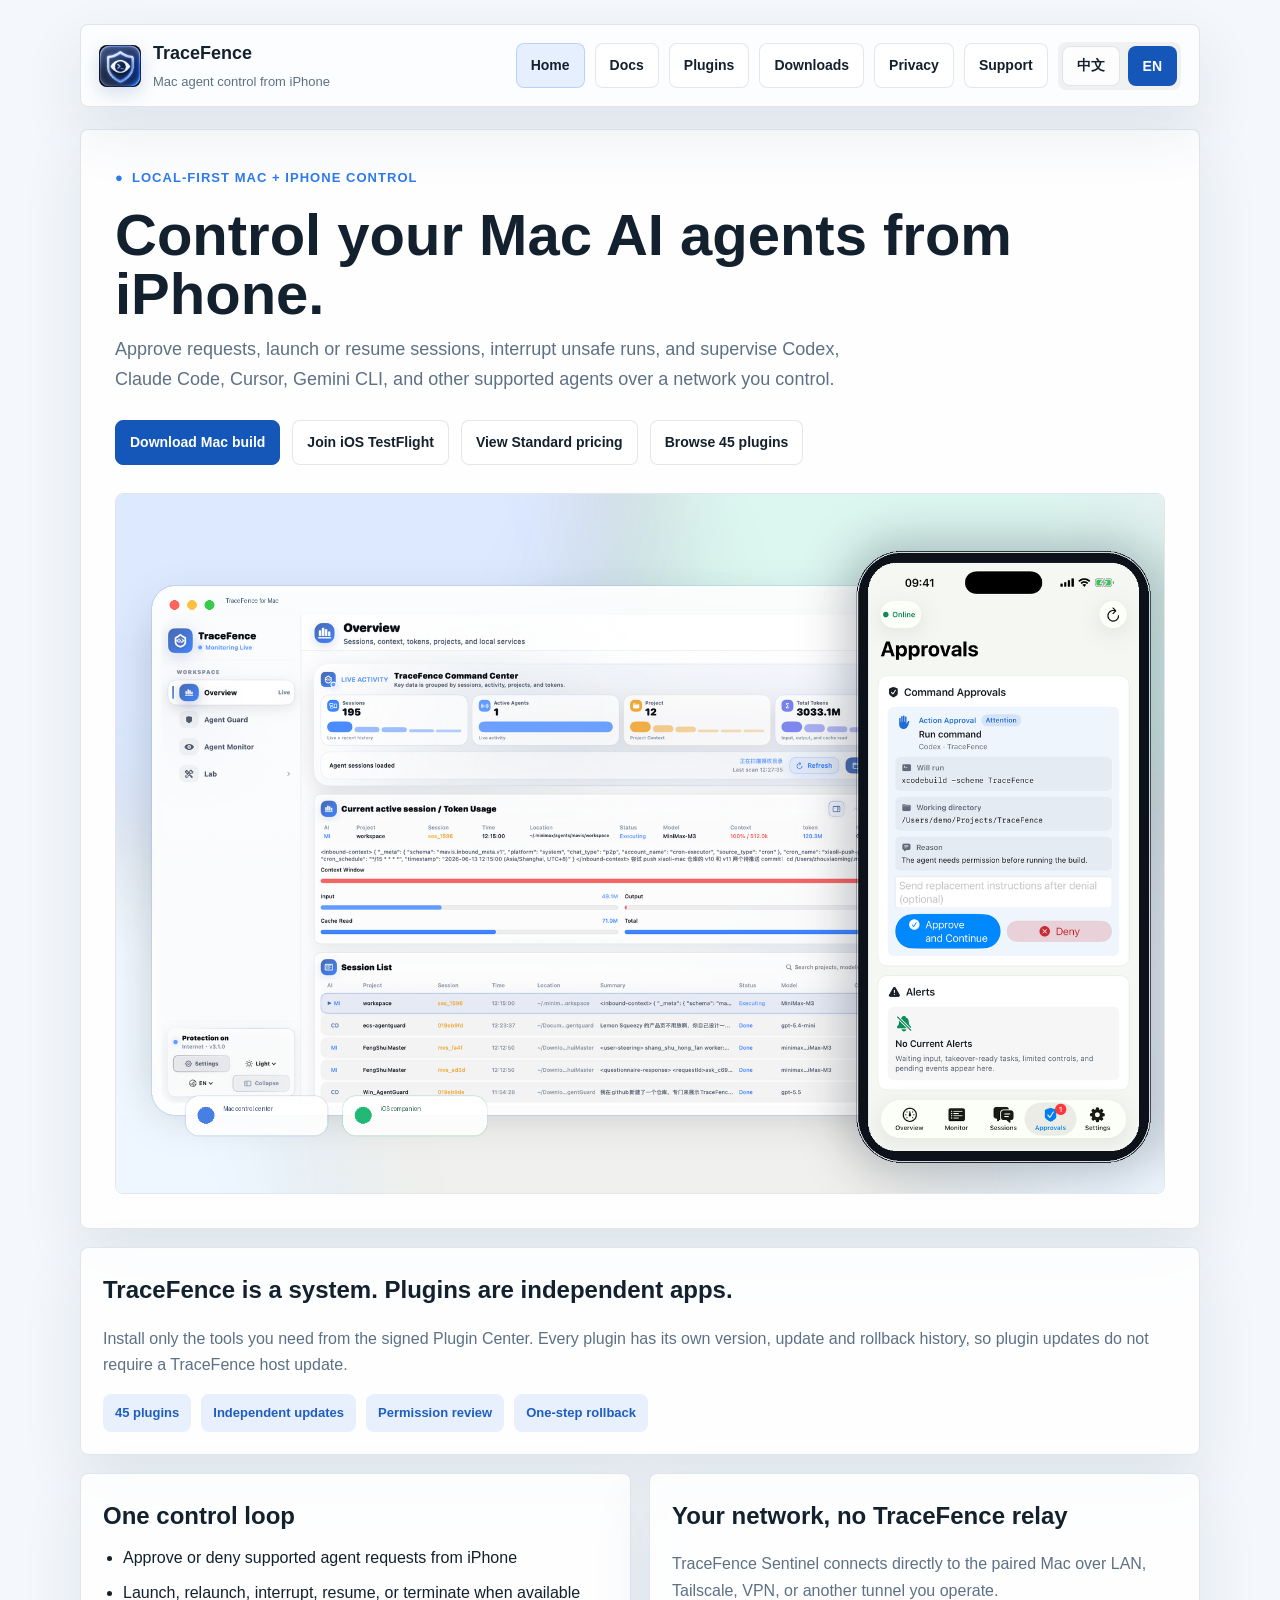
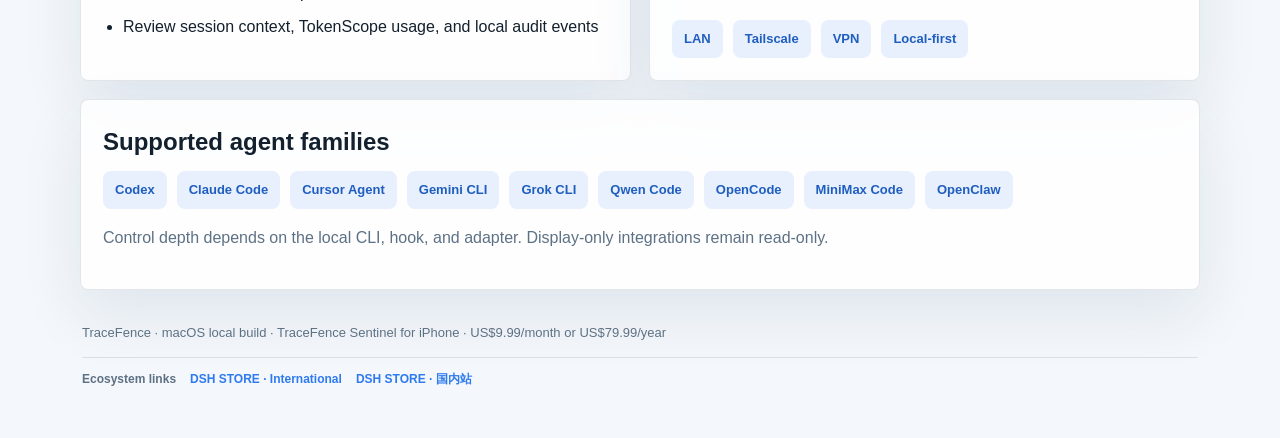
<file: index.html>
<!DOCTYPE html>
<html lang="en" data-lang="en">
<head>
  <meta charset="UTF-8" />
  <meta name="viewport" content="width=device-width, initial-scale=1.0" />
  <meta name="description" content="TraceFence is a local-first Mac agent control system with an independently updatable plugin marketplace." />
  <meta name="robots" content="index,follow,max-image-preview:large" />
  <meta property="og:title" content="TraceFence - Control Mac AI agents from iPhone" />
  <meta property="og:description" content="Approve, launch, interrupt, resume, and monitor supported Mac agents over LAN, Tailscale, VPN, or your own tunnel." />
  <meta property="og:image" content="https://raw.githubusercontent.com/AI-Scarlett/TraceFence/main/assets/hero-mac-ios.png" />
  <meta property="og:url" content="https://tracefence.com/" />
  <link rel="canonical" href="https://tracefence.com/" />
  <title>TraceFence - Control Mac AI Agents from iPhone</title>
  <link rel="stylesheet" href="site.css" />
  <script src="site.js" defer></script>
</head>
<body>
  <div class="shell">
    <header class="topbar">
      <div class="brand">
        <div class="brand-mark" aria-hidden="true"></div>
        <div>
          <p class="brand-title">TraceFence</p>
          <p class="brand-subtitle">
            <span data-lang="en">Mac agent control from iPhone</span>
            <span data-lang="zh">用 iPhone 控制 Mac Agent</span>
          </p>
        </div>
      </div>
      <div class="nav">
        <a class="active" href="index.html">Home</a>
        <a href="product-overview.html">Docs</a>
        <a href="plugins.html">Plugins</a>
        <a href="release-and-distribution.html">Downloads</a>
        <a href="privacy-policy.html">Privacy</a>
        <a href="support.html">Support</a>
        <div class="lang-switch">
          <button data-lang-button="zh" type="button">中文</button>
          <button data-lang-button="en" type="button">EN</button>
        </div>
      </div>
    </header>

    <main>
      <section class="hero">
        <div class="eyebrow">
          <span>●</span>
          <span data-lang="en">Local-first Mac + iPhone control</span>
          <span data-lang="zh">本地优先的 Mac + iPhone 控制</span>
        </div>
        <h1 data-lang="en">Control your Mac AI agents from iPhone.</h1>
        <h1 data-lang="zh">用 iPhone 控制 Mac 上的 AI Agent。</h1>
        <p data-lang="en">Approve requests, launch or resume sessions, interrupt unsafe runs, and supervise Codex, Claude Code, Cursor, Gemini CLI, and other supported agents over a network you control.</p>
        <p data-lang="zh">通过你自己的网络审批请求、启动或继续会话、中断危险运行，并管理 Codex、Claude Code、Cursor、Gemini CLI 等受支持的 Agent。</p>
        <div class="hero-actions">
          <a class="button primary" href="https://github.com/AI-Scarlett/TraceFence/releases/latest">
            <span data-lang="en">Download Mac build</span>
            <span data-lang="zh">下载 Mac 本地版</span>
          </a>
          <a class="button" href="https://testflight.apple.com/join/yZTXmaJ8">
            <span data-lang="en">Join iOS TestFlight</span>
            <span data-lang="zh">加入 iOS TestFlight</span>
          </a>
          <a class="button" href="https://tracefence.com/#pricing">
            <span data-lang="en">View Standard pricing</span>
            <span data-lang="zh">查看 Standard 价格</span>
          </a>
          <a class="button" href="plugins.html">
            <span data-lang="en">Browse 45 plugins</span>
            <span data-lang="zh">浏览 45 个插件</span>
          </a>
        </div>
        <img class="hero-media" src="assets/hero-mac-ios.png" width="1800" height="1200" alt="TraceFence Mac control center paired with TraceFence Sentinel on iPhone" />
      </section>

      <div class="grid">
        <section class="card span-12">
          <h2><span data-lang="en">TraceFence is a system. Plugins are independent apps.</span><span data-lang="zh">TraceFence 是系统，插件是独立应用</span></h2>
          <p class="muted"><span data-lang="en">Install only the tools you need from the signed Plugin Center. Every plugin has its own version, update and rollback history, so plugin updates do not require a TraceFence host update.</span><span data-lang="zh">从签名插件中心按需安装工具。每个插件都有独立版本、更新和回滚记录，升级插件不需要升级 TraceFence 主程序。</span></p>
          <div class="pill-row">
            <span class="pill"><span data-lang="en">45 plugins</span><span data-lang="zh">45 个插件</span></span>
            <span class="pill"><span data-lang="en">Independent updates</span><span data-lang="zh">独立升级</span></span>
            <span class="pill"><span data-lang="en">Permission review</span><span data-lang="zh">权限可见</span></span>
            <span class="pill"><span data-lang="en">One-step rollback</span><span data-lang="zh">一键回滚</span></span>
          </div>
        </section>

        <section class="card span-6">
          <h2><span data-lang="en">One control loop</span><span data-lang="zh">一个完整控制闭环</span></h2>
          <ul class="list">
            <li><span data-lang="en">Approve or deny supported agent requests from iPhone</span><span data-lang="zh">在 iPhone 上批准或拒绝受支持的 Agent 请求</span></li>
            <li><span data-lang="en">Launch, relaunch, interrupt, resume, or terminate when available</span><span data-lang="zh">在能力可用时启动、重启、中断、继续或终止会话</span></li>
            <li><span data-lang="en">Review session context, TokenScope usage, and local audit events</span><span data-lang="zh">查看会话上下文、TokenScope 用量和本地审计事件</span></li>
          </ul>
        </section>

        <section class="card span-6">
          <h2><span data-lang="en">Your network, no TraceFence relay</span><span data-lang="zh">你的网络，不经过 TraceFence 中转</span></h2>
          <p class="muted"><span data-lang="en">TraceFence Sentinel connects directly to the paired Mac over LAN, Tailscale, VPN, or another tunnel you operate.</span><span data-lang="zh">TraceFence Sentinel 通过局域网、Tailscale、VPN 或你自己的隧道直连配对 Mac。</span></p>
          <div class="pill-row">
            <span class="pill">LAN</span>
            <span class="pill">Tailscale</span>
            <span class="pill">VPN</span>
            <span class="pill">Local-first</span>
          </div>
        </section>

        <section class="card span-12">
          <h2><span data-lang="en">Supported agent families</span><span data-lang="zh">支持的 Agent 家族</span></h2>
          <div class="pill-row">
            <span class="pill">Codex</span>
            <span class="pill">Claude Code</span>
            <span class="pill">Cursor Agent</span>
            <span class="pill">Gemini CLI</span>
            <span class="pill">Grok CLI</span>
            <span class="pill">Qwen Code</span>
            <span class="pill">OpenCode</span>
            <span class="pill">MiniMax Code</span>
            <span class="pill">OpenClaw</span>
          </div>
          <p class="muted supporting-copy"><span data-lang="en">Control depth depends on the local CLI, hook, and adapter. Display-only integrations remain read-only.</span><span data-lang="zh">具体控制能力取决于本机 CLI、hook 和 adapter；仅可读取的集成会保持只读。</span></p>
        </section>
      </div>
    </main>

    <div class="footer">
      <span data-lang="en">TraceFence · macOS local build · TraceFence Sentinel for iPhone · US$9.99/month or US$79.99/year</span>
      <span data-lang="zh">TraceFence · macOS 本地版 · iPhone 版 TraceFence Sentinel · 每月 US$9.99 或每年 US$79.99</span>
      <div class="site-partners" aria-label="Ecosystem links">
        <span class="site-partners-label" data-lang="en">Ecosystem links</span>
        <span class="site-partners-label" data-lang="zh">生态链接</span>
        <a href="https://dsh.store/" target="_blank" rel="noopener noreferrer">DSH STORE · International</a>
        <a href="https://dsh-store.cn/" target="_blank" rel="noopener noreferrer">DSH STORE · 国内站</a>
      </div>
    </div>
  </div>
</body>
</html>
</file>
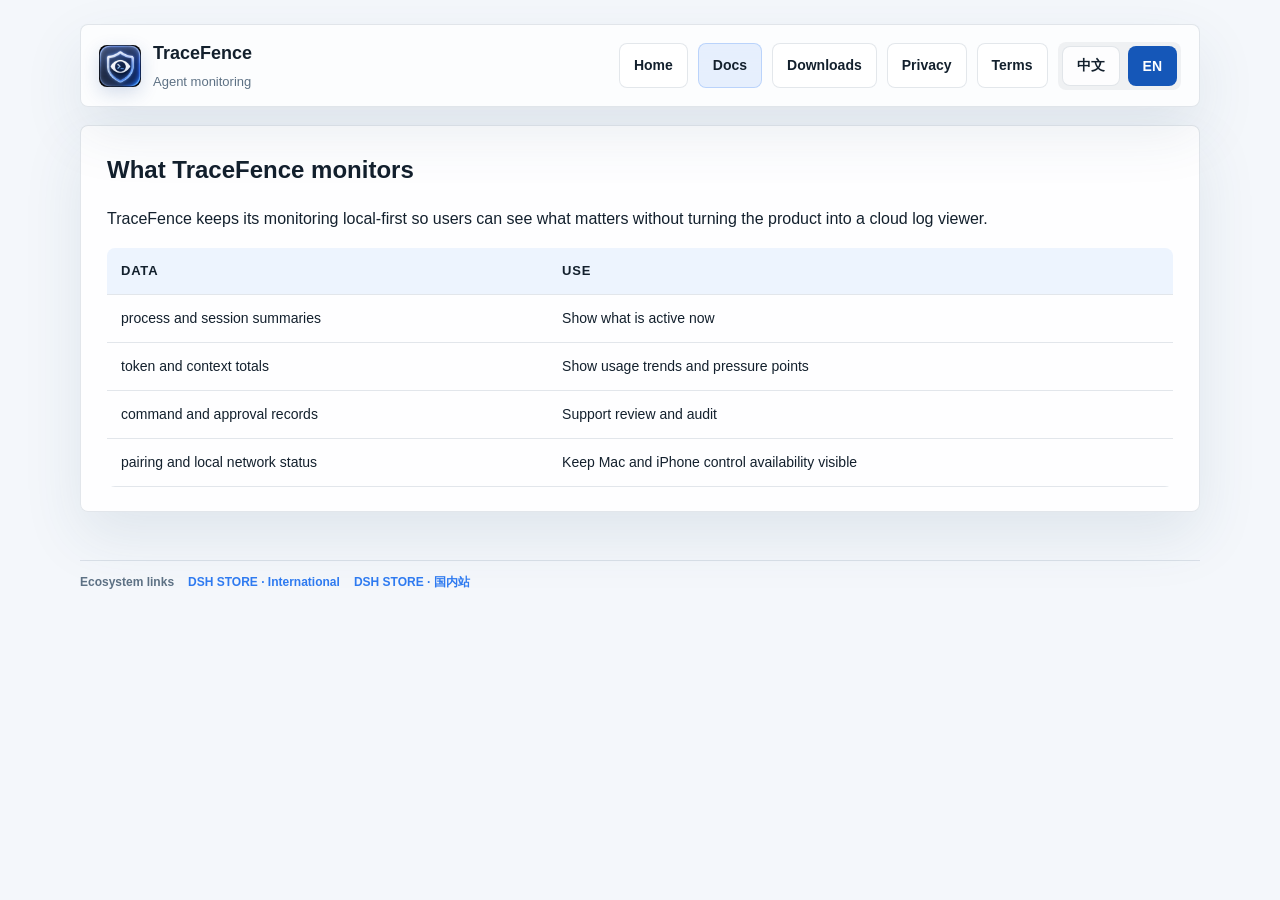
<file: agent-monitoring.html>
<!DOCTYPE html>
<html lang="en" data-lang="en">
<head>
  <meta charset="UTF-8" />
  <meta name="viewport" content="width=device-width, initial-scale=1.0" />
  <meta name="description" content="See the local session, approval, token, pairing, and audit data TraceFence uses to control supported Mac AI agents from iPhone." />
  <title>TraceFence - Agent Monitoring</title>
  <link rel="stylesheet" href="site.css" />
  <script src="site.js" defer></script>
</head>
<body>
  <div class="shell">
    <header class="topbar">
      <div class="brand">
        <div class="brand-mark" aria-hidden="true"></div>
        <div>
          <p class="brand-title">TraceFence</p>
          <p class="brand-subtitle"><span data-lang="en">Agent monitoring</span><span data-lang="zh">Agent 监控</span></p>
        </div>
      </div>
      <div class="nav">
        <a href="index.html">Home</a>
        <a class="active" href="product-overview.html">Docs</a>
        <a href="release-and-distribution.html">Downloads</a>
        <a href="privacy-policy.html">Privacy</a>
        <a href="terms-of-service.html">Terms</a>
        <div class="lang-switch">
          <button data-lang-button="zh" type="button">中文</button>
          <button data-lang-button="en" type="button">EN</button>
        </div>
      </div>
    </header>

    <section class="section">
      <h2><span data-lang="en">What TraceFence monitors</span><span data-lang="zh">TraceFence 监控什么</span></h2>
      <p data-lang="en">TraceFence keeps its monitoring local-first so users can see what matters without turning the product into a cloud log viewer.</p>
      <p data-lang="zh">TraceFence 采用本地优先的监控方式，让用户看见关键数据，而不是把产品做成云端日志查看器。</p>

      <table>
        <tr>
          <th><span data-lang="en">Data</span><span data-lang="zh">数据</span></th>
          <th><span data-lang="en">Use</span><span data-lang="zh">用途</span></th>
        </tr>
        <tr>
          <td><span data-lang="en">process and session summaries</span><span data-lang="zh">进程与会话摘要</span></td>
          <td><span data-lang="en">Show what is active now</span><span data-lang="zh">显示当前在运行什么</span></td>
        </tr>
        <tr>
          <td><span data-lang="en">token and context totals</span><span data-lang="zh">Token 与上下文总量</span></td>
          <td><span data-lang="en">Show usage trends and pressure points</span><span data-lang="zh">展示使用趋势和压力点</span></td>
        </tr>
        <tr>
          <td><span data-lang="en">command and approval records</span><span data-lang="zh">命令与审批记录</span></td>
          <td><span data-lang="en">Support review and audit</span><span data-lang="zh">支持审阅和审计</span></td>
        </tr>
        <tr>
          <td><span data-lang="en">pairing and local network status</span><span data-lang="zh">配对与本地网络状态</span></td>
          <td><span data-lang="en">Keep Mac and iPhone control availability visible</span><span data-lang="zh">清楚显示 Mac 与 iPhone 控制链路是否可用</span></td>
        </tr>
      </table>
    </section>
  </div>
  <div class="site-partners shell" aria-label="Ecosystem links">
    <span class="site-partners-label" data-lang="en">Ecosystem links</span>
    <span class="site-partners-label" data-lang="zh">生态链接</span>
    <a href="https://dsh.store/" target="_blank" rel="noopener noreferrer">DSH STORE · International</a>
    <a href="https://dsh-store.cn/" target="_blank" rel="noopener noreferrer">DSH STORE · 国内站</a>
  </div>
</body>
</html>
</file>
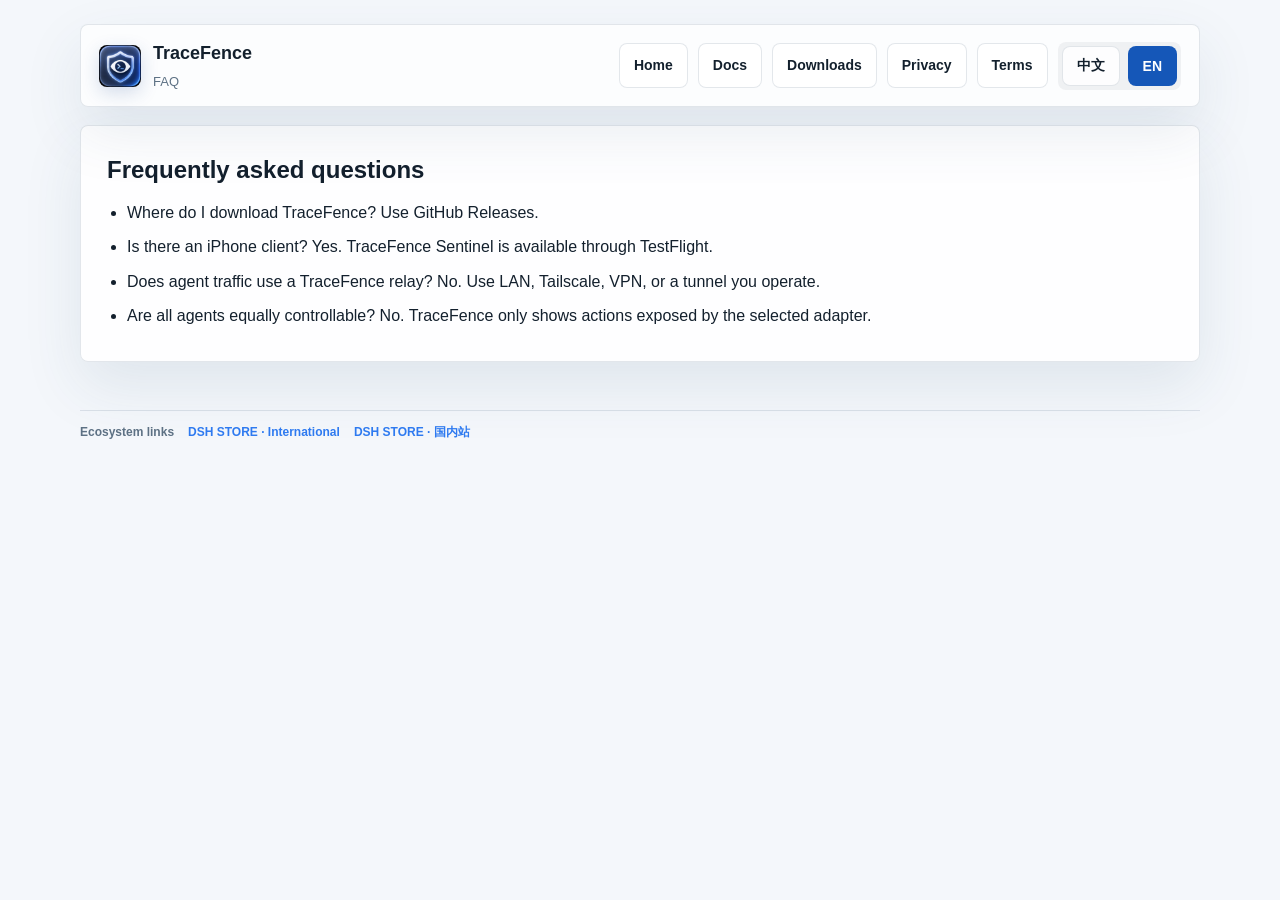
<file: faq.html>
<!DOCTYPE html>
<html lang="en" data-lang="en">
<head>
  <meta charset="UTF-8" />
  <meta name="viewport" content="width=device-width, initial-scale=1.0" />
  <title>TraceFence - FAQ</title>
  <link rel="stylesheet" href="site.css" />
  <script src="site.js" defer></script>
</head>
<body>
  <div class="shell">
    <header class="topbar">
      <div class="brand">
        <div class="brand-mark" aria-hidden="true"></div>
        <div>
          <p class="brand-title">TraceFence</p>
          <p class="brand-subtitle"><span data-lang="en">FAQ</span><span data-lang="zh">FAQ</span></p>
        </div>
      </div>
      <div class="nav">
        <a href="index.html">Home</a>
        <a href="product-overview.html">Docs</a>
        <a href="release-and-distribution.html">Downloads</a>
        <a href="privacy-policy.html">Privacy</a>
        <a href="terms-of-service.html">Terms</a>
        <div class="lang-switch">
          <button data-lang-button="zh" type="button">中文</button>
          <button data-lang-button="en" type="button">EN</button>
        </div>
      </div>
    </header>

    <section class="section">
      <h2 data-lang="en">Frequently asked questions</h2>
      <h2 data-lang="zh">常见问题</h2>
      <ul class="list">
        <li><span data-lang="en">Where do I download TraceFence? Use GitHub Releases.</span><span data-lang="zh">TraceFence 去哪下载？使用 GitHub Releases。</span></li>
        <li><span data-lang="en">Is there an iPhone client? Yes. TraceFence Sentinel is available through TestFlight.</span><span data-lang="zh">有 iPhone 客户端吗？有，TraceFence Sentinel 已通过 TestFlight 开放。</span></li>
        <li><span data-lang="en">Does agent traffic use a TraceFence relay? No. Use LAN, Tailscale, VPN, or a tunnel you operate.</span><span data-lang="zh">Agent 流量经过 TraceFence 中转吗？不经过，请使用局域网、Tailscale、VPN 或你自己的隧道。</span></li>
        <li><span data-lang="en">Are all agents equally controllable? No. TraceFence only shows actions exposed by the selected adapter.</span><span data-lang="zh">所有 Agent 的控制能力都一样吗？不一样，TraceFence 只显示所选 adapter 提供的操作。</span></li>
      </ul>
    </section>
  </div>
  <div class="site-partners shell" aria-label="Ecosystem links">
    <span class="site-partners-label" data-lang="en">Ecosystem links</span>
    <span class="site-partners-label" data-lang="zh">生态链接</span>
    <a href="https://dsh.store/" target="_blank" rel="noopener noreferrer">DSH STORE · International</a>
    <a href="https://dsh-store.cn/" target="_blank" rel="noopener noreferrer">DSH STORE · 国内站</a>
  </div>
</body>
</html>
</file>
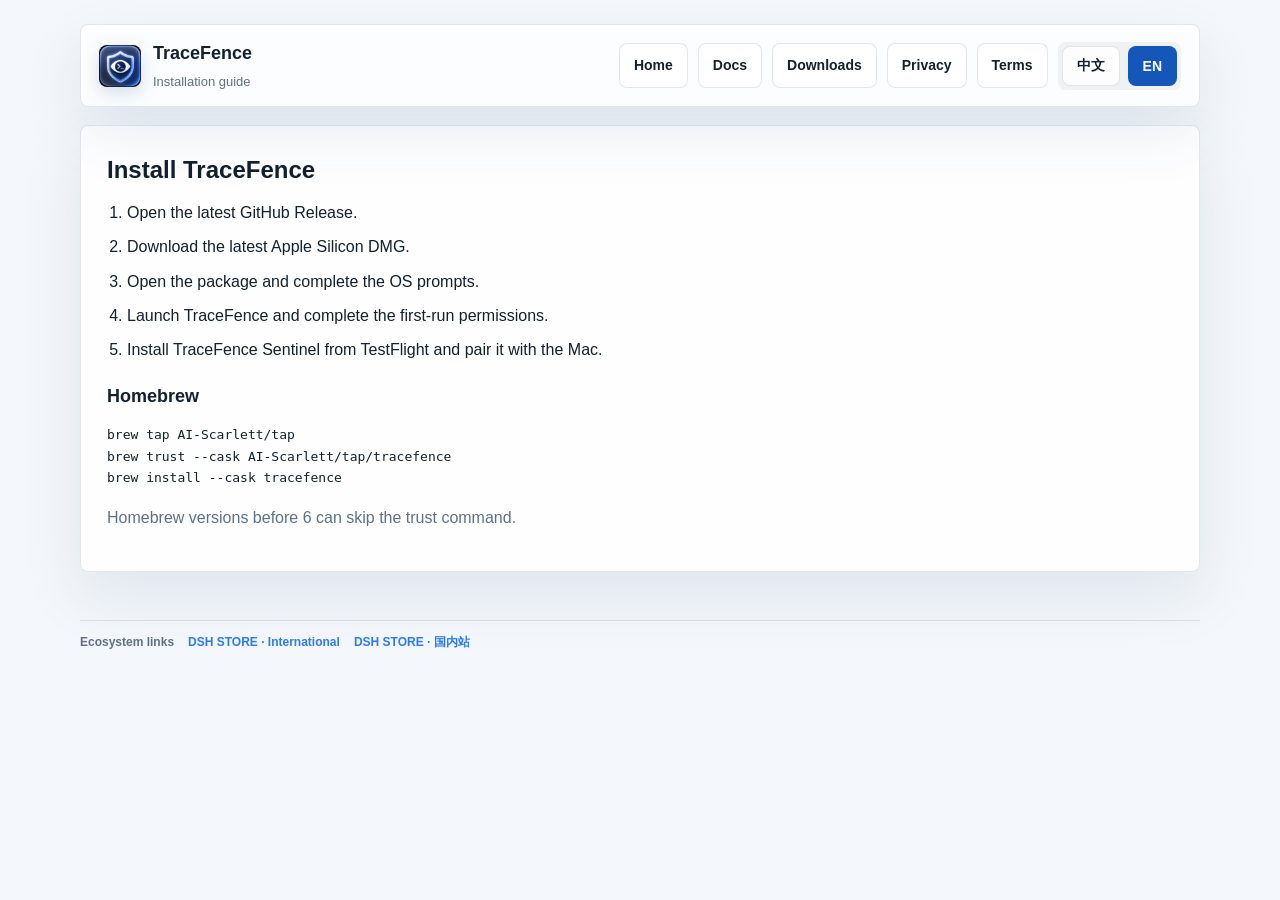
<file: install.html>
<!DOCTYPE html>
<html lang="en" data-lang="en">
<head>
  <meta charset="UTF-8" />
  <meta name="viewport" content="width=device-width, initial-scale=1.0" />
  <title>TraceFence - Installation Guide</title>
  <link rel="stylesheet" href="site.css" />
  <script src="site.js" defer></script>
</head>
<body>
  <div class="shell">
    <header class="topbar">
      <div class="brand">
        <div class="brand-mark" aria-hidden="true"></div>
        <div>
          <p class="brand-title">TraceFence</p>
          <p class="brand-subtitle"><span data-lang="en">Installation guide</span><span data-lang="zh">安装指南</span></p>
        </div>
      </div>
      <div class="nav">
        <a href="index.html">Home</a>
        <a href="product-overview.html">Docs</a>
        <a href="release-and-distribution.html">Downloads</a>
        <a href="privacy-policy.html">Privacy</a>
        <a href="terms-of-service.html">Terms</a>
        <div class="lang-switch">
          <button data-lang-button="zh" type="button">中文</button>
          <button data-lang-button="en" type="button">EN</button>
        </div>
      </div>
    </header>

    <section class="section">
      <h2 data-lang="en">Install TraceFence</h2>
      <h2 data-lang="zh">安装 TraceFence</h2>
      <ol class="list">
        <li><span data-lang="en">Open the latest GitHub Release.</span><span data-lang="zh">打开最新的 GitHub Release。</span></li>
        <li><span data-lang="en">Download the latest Apple Silicon DMG.</span><span data-lang="zh">下载最新的 Apple Silicon DMG。</span></li>
        <li><span data-lang="en">Open the package and complete the OS prompts.</span><span data-lang="zh">打开安装包并完成系统提示。</span></li>
        <li><span data-lang="en">Launch TraceFence and complete the first-run permissions.</span><span data-lang="zh">启动 TraceFence，并完成首次运行权限设置。</span></li>
        <li><span data-lang="en">Install TraceFence Sentinel from TestFlight and pair it with the Mac.</span><span data-lang="zh">通过 TestFlight 安装 TraceFence Sentinel，并与 Mac 配对。</span></li>
      </ol>
      <h3 data-lang="en">Homebrew</h3>
      <h3 data-lang="zh">Homebrew 安装</h3>
      <pre><code>brew tap AI-Scarlett/tap
brew trust --cask AI-Scarlett/tap/tracefence
brew install --cask tracefence</code></pre>
      <p class="muted"><span data-lang="en">Homebrew versions before 6 can skip the trust command.</span><span data-lang="zh">Homebrew 6 之前的版本可以跳过信任命令。</span></p>
    </section>
  </div>
  <div class="site-partners shell" aria-label="Ecosystem links">
    <span class="site-partners-label" data-lang="en">Ecosystem links</span>
    <span class="site-partners-label" data-lang="zh">生态链接</span>
    <a href="https://dsh.store/" target="_blank" rel="noopener noreferrer">DSH STORE · International</a>
    <a href="https://dsh-store.cn/" target="_blank" rel="noopener noreferrer">DSH STORE · 国内站</a>
  </div>
</body>
</html>
</file>
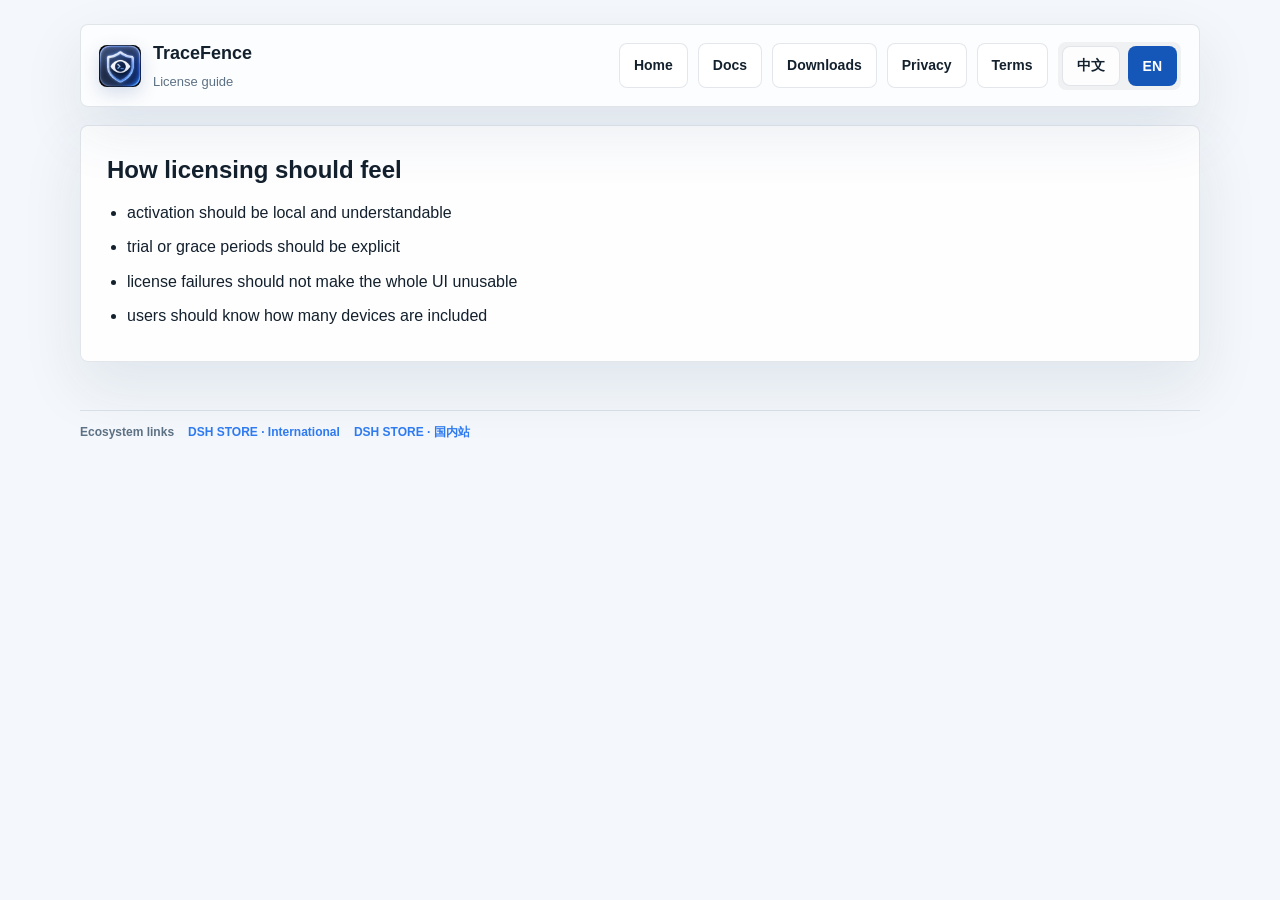
<file: license.html>
<!DOCTYPE html>
<html lang="en" data-lang="en">
<head>
  <meta charset="UTF-8" />
  <meta name="viewport" content="width=device-width, initial-scale=1.0" />
  <title>TraceFence - License Guide</title>
  <link rel="stylesheet" href="site.css" />
  <script src="site.js" defer></script>
</head>
<body>
  <div class="shell">
    <header class="topbar">
      <div class="brand">
        <div class="brand-mark" aria-hidden="true"></div>
        <div>
          <p class="brand-title">TraceFence</p>
          <p class="brand-subtitle"><span data-lang="en">License guide</span><span data-lang="zh">授权指南</span></p>
        </div>
      </div>
      <div class="nav">
        <a href="index.html">Home</a>
        <a href="product-overview.html">Docs</a>
        <a href="release-and-distribution.html">Downloads</a>
        <a href="privacy-policy.html">Privacy</a>
        <a href="terms-of-service.html">Terms</a>
        <div class="lang-switch">
          <button data-lang-button="zh" type="button">中文</button>
          <button data-lang-button="en" type="button">EN</button>
        </div>
      </div>
    </header>

    <section class="section">
      <h2 data-lang="en">How licensing should feel</h2>
      <h2 data-lang="zh">授权体验应该是什么样</h2>
      <ul class="list">
        <li><span data-lang="en">activation should be local and understandable</span><span data-lang="zh">激活过程应当本地化且易懂</span></li>
        <li><span data-lang="en">trial or grace periods should be explicit</span><span data-lang="zh">试用期或宽限期要明确说明</span></li>
        <li><span data-lang="en">license failures should not make the whole UI unusable</span><span data-lang="zh">授权失败不应导致整个界面不可用</span></li>
        <li><span data-lang="en">users should know how many devices are included</span><span data-lang="zh">用户应知道可激活多少台设备</span></li>
      </ul>
    </section>
  </div>
  <div class="site-partners shell" aria-label="Ecosystem links">
    <span class="site-partners-label" data-lang="en">Ecosystem links</span>
    <span class="site-partners-label" data-lang="zh">生态链接</span>
    <a href="https://dsh.store/" target="_blank" rel="noopener noreferrer">DSH STORE · International</a>
    <a href="https://dsh-store.cn/" target="_blank" rel="noopener noreferrer">DSH STORE · 国内站</a>
  </div>
</body>
</html>
</file>
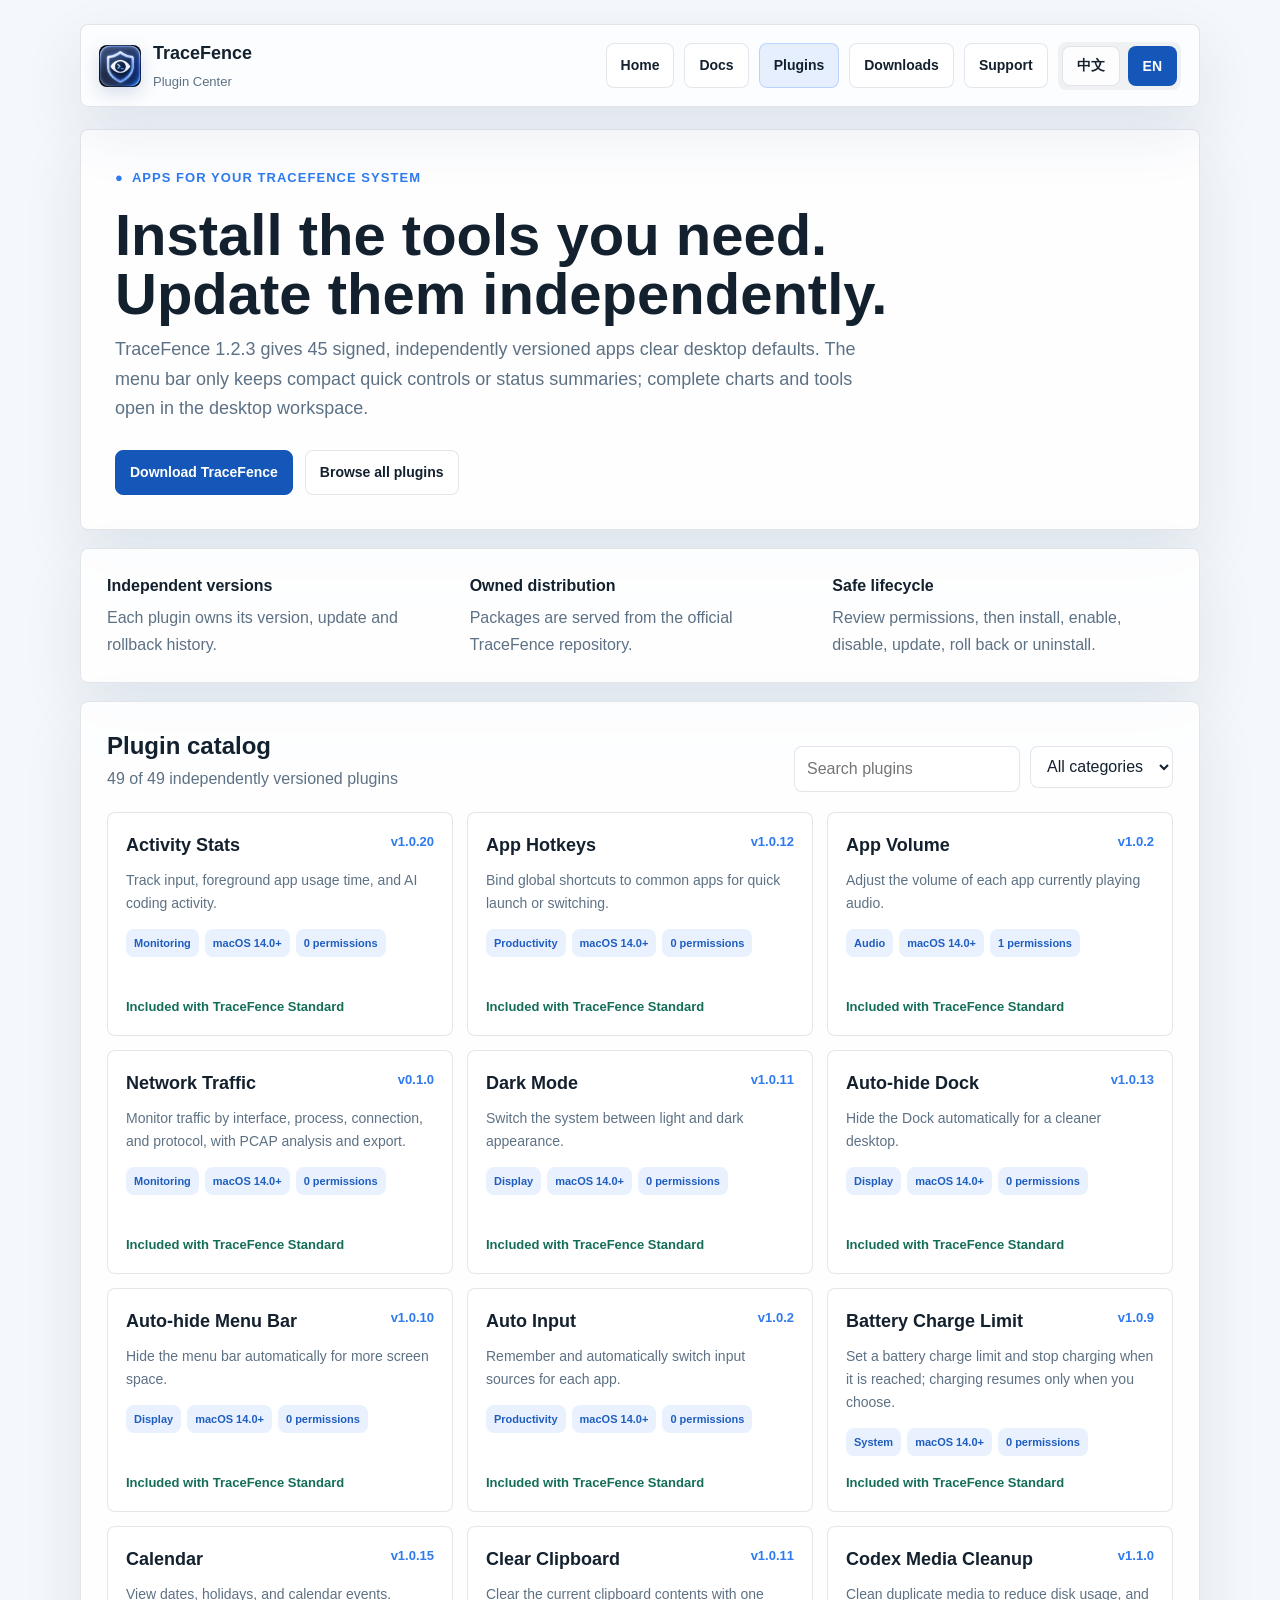
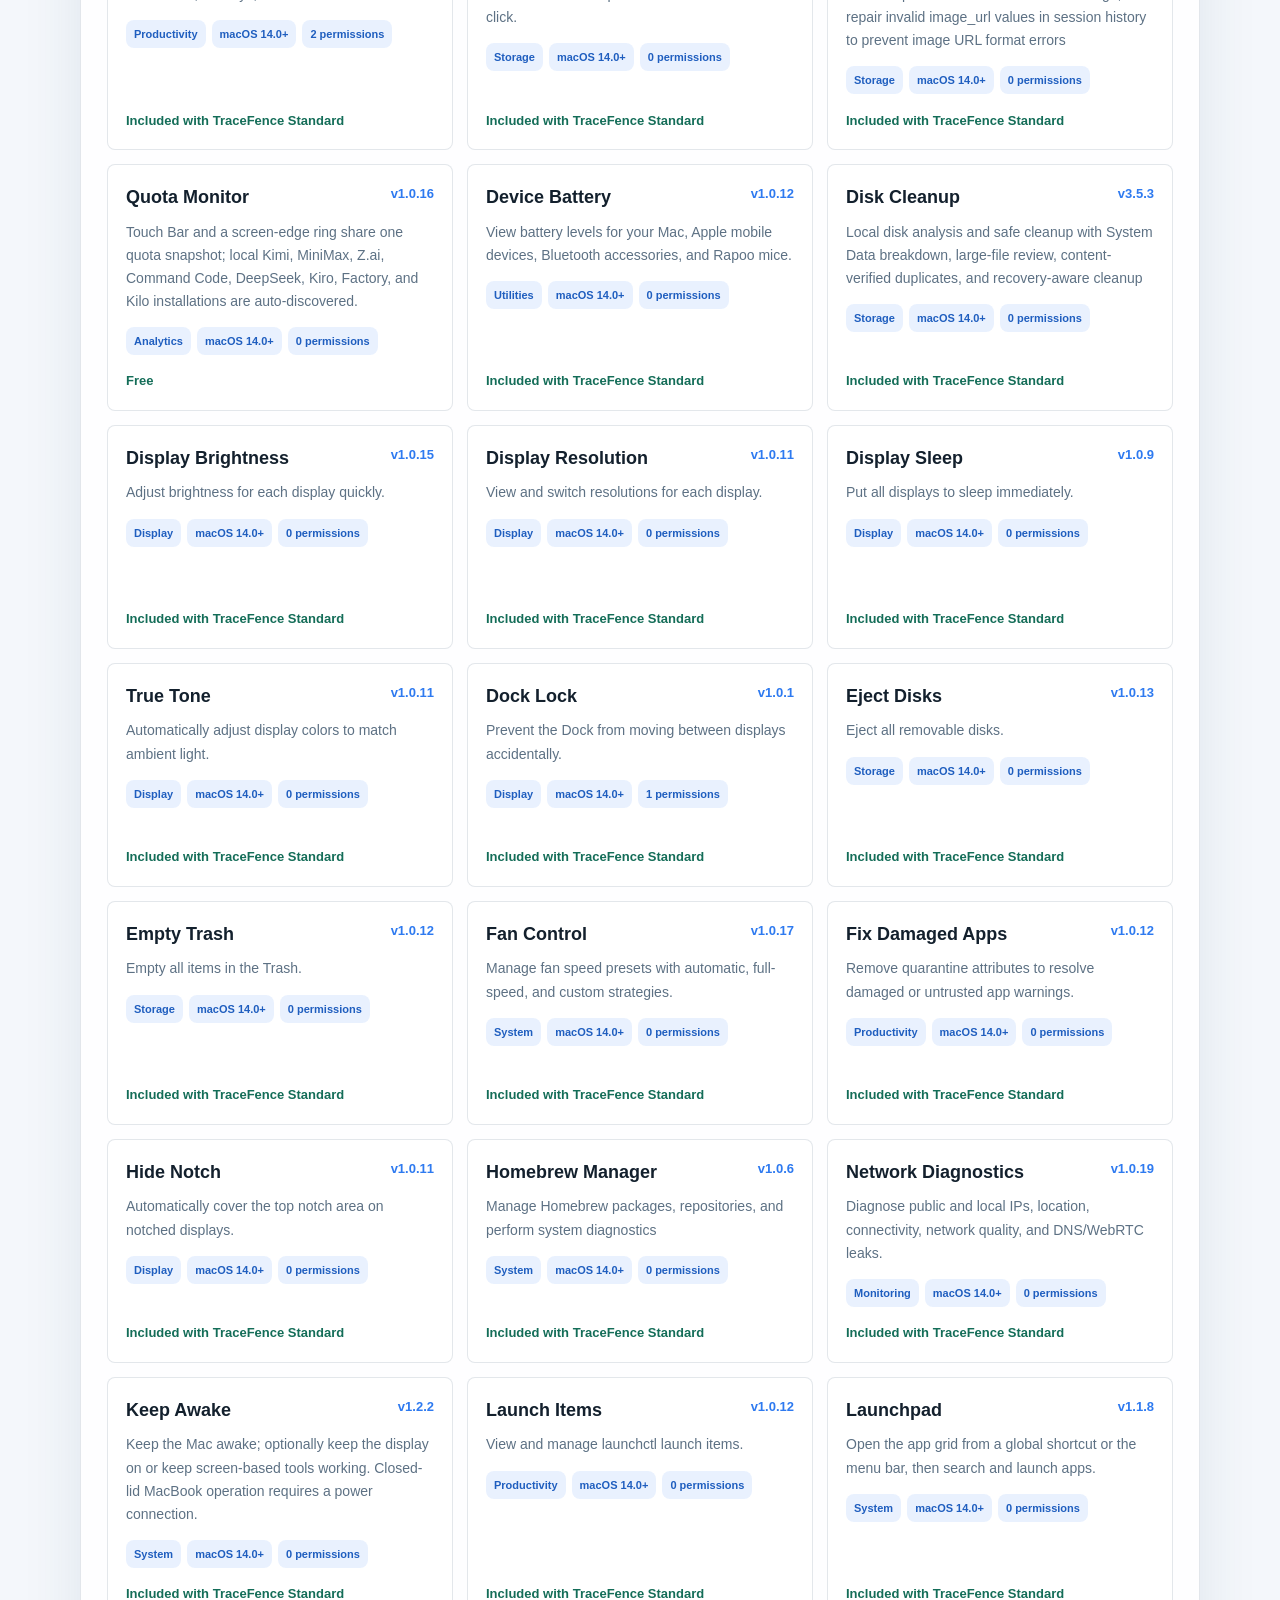
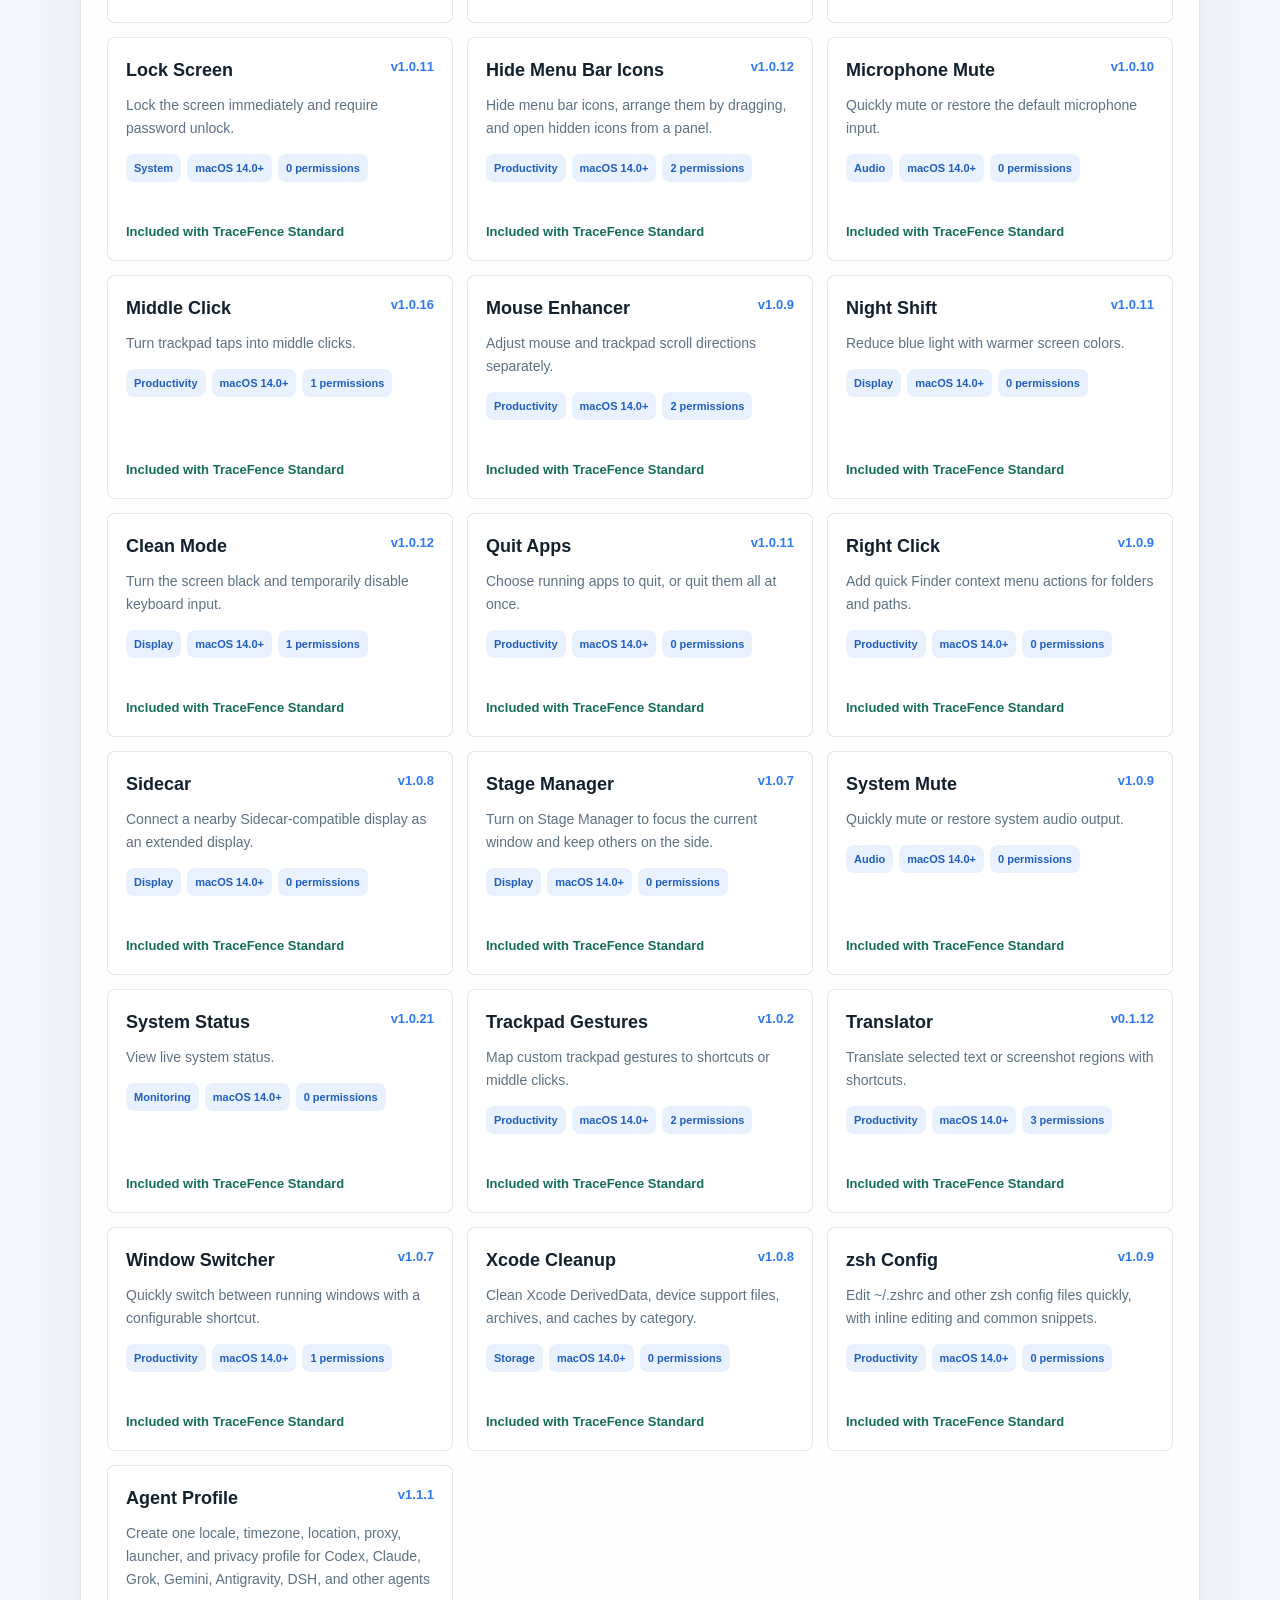
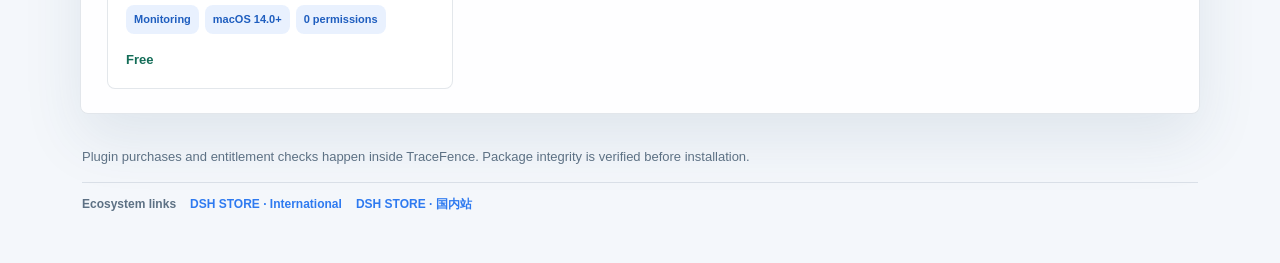
<file: plugins.html>
<!DOCTYPE html>
<html lang="en" data-lang="en">
<head>
  <meta charset="UTF-8" />
  <meta name="viewport" content="width=device-width, initial-scale=1.0" />
  <meta name="description" content="Browse independently versioned apps for the TraceFence Plugin Center." />
  <title>TraceFence Plugin Center</title>
  <link rel="stylesheet" href="site.css" />
  <script src="site.js" defer></script>
  <script src="plugins.js" defer></script>
</head>
<body>
  <div class="shell">
    <header class="topbar">
      <div class="brand">
        <div class="brand-mark" aria-hidden="true"></div>
        <div>
          <p class="brand-title">TraceFence</p>
          <p class="brand-subtitle"><span data-lang="en">Plugin Center</span><span data-lang="zh">插件中心</span></p>
        </div>
      </div>
      <div class="nav">
        <a href="index.html">Home</a>
        <a href="product-overview.html">Docs</a>
        <a class="active" href="plugins.html">Plugins</a>
        <a href="release-and-distribution.html">Downloads</a>
        <a href="support.html">Support</a>
        <div class="lang-switch">
          <button data-lang-button="zh" type="button">中文</button>
          <button data-lang-button="en" type="button">EN</button>
        </div>
      </div>
    </header>

    <main>
      <section class="hero plugin-hero">
        <div class="eyebrow"><span>●</span><span data-lang="en">Apps for your TraceFence system</span><span data-lang="zh">安装到 TraceFence 系统里的应用</span></div>
        <h1 data-lang="en">Install the tools you need. Update them independently.</h1>
        <h1 data-lang="zh">需要什么装什么，插件独立升级。</h1>
        <p data-lang="en">TraceFence 1.2.3 gives 45 signed, independently versioned apps clear desktop defaults. The menu bar only keeps compact quick controls or status summaries; complete charts and tools open in the desktop workspace.</p>
        <p data-lang="zh">TraceFence 1.2.3 为 45 个签名插件明确桌面默认页；菜单栏只保留快捷控制或状态摘要，完整图表与复杂工具统一在桌面工作区使用。</p>
        <div class="hero-actions">
          <a class="button primary" href="https://github.com/AI-Scarlett/TraceFence/releases/latest"><span data-lang="en">Download TraceFence</span><span data-lang="zh">下载 TraceFence</span></a>
          <a class="button" href="#catalog"><span data-lang="en">Browse all plugins</span><span data-lang="zh">浏览全部插件</span></a>
        </div>
      </section>

      <section class="section plugin-principles">
        <div>
          <strong><span data-lang="en">Independent versions</span><span data-lang="zh">版本独立</span></strong>
          <p class="muted"><span data-lang="en">Each plugin owns its version, update and rollback history.</span><span data-lang="zh">每个插件拥有自己的版本、更新与回滚记录。</span></p>
        </div>
        <div>
          <strong><span data-lang="en">Owned distribution</span><span data-lang="zh">自主分发</span></strong>
          <p class="muted"><span data-lang="en">Packages are served from the official TraceFence repository.</span><span data-lang="zh">插件包从 TraceFence 官方仓库分发，不依赖上游仓库长期存在。</span></p>
        </div>
        <div>
          <strong><span data-lang="en">Safe lifecycle</span><span data-lang="zh">安全生命周期</span></strong>
          <p class="muted"><span data-lang="en">Review permissions, then install, enable, disable, update, roll back or uninstall.</span><span data-lang="zh">先查看权限，再安装、启用、停用、更新、回滚或卸载。</span></p>
        </div>
      </section>

      <section class="section" id="catalog">
        <div class="catalog-heading">
          <div>
            <h2><span data-lang="en">Plugin catalog</span><span data-lang="zh">插件目录</span></h2>
            <p class="muted" id="plugin-status"><span data-lang="en">Loading signed catalog…</span><span data-lang="zh">正在载入签名目录…</span></p>
          </div>
          <div class="catalog-controls">
            <label>
              <span class="visually-hidden">Search</span>
              <input id="plugin-search" type="search" placeholder="Search plugins" autocomplete="off" />
            </label>
            <label>
              <span class="visually-hidden">Category</span>
              <select id="plugin-category"><option value="">All categories</option></select>
            </label>
          </div>
        </div>
        <div class="plugin-grid" id="plugin-grid" aria-live="polite"></div>
      </section>
    </main>

    <div class="footer">
      <span data-lang="en">Plugin purchases and entitlement checks happen inside TraceFence. Package integrity is verified before installation.</span>
      <span data-lang="zh">插件购买和权益校验在 TraceFence 内完成，安装前会校验包完整性和签名。</span>
      <div class="site-partners" aria-label="Ecosystem links">
        <span class="site-partners-label" data-lang="en">Ecosystem links</span>
        <span class="site-partners-label" data-lang="zh">生态链接</span>
        <a href="https://dsh.store/" target="_blank" rel="noopener noreferrer">DSH STORE · International</a>
        <a href="https://dsh-store.cn/" target="_blank" rel="noopener noreferrer">DSH STORE · 国内站</a>
      </div>
    </div>
  </div>
</body>
</html>
</file>
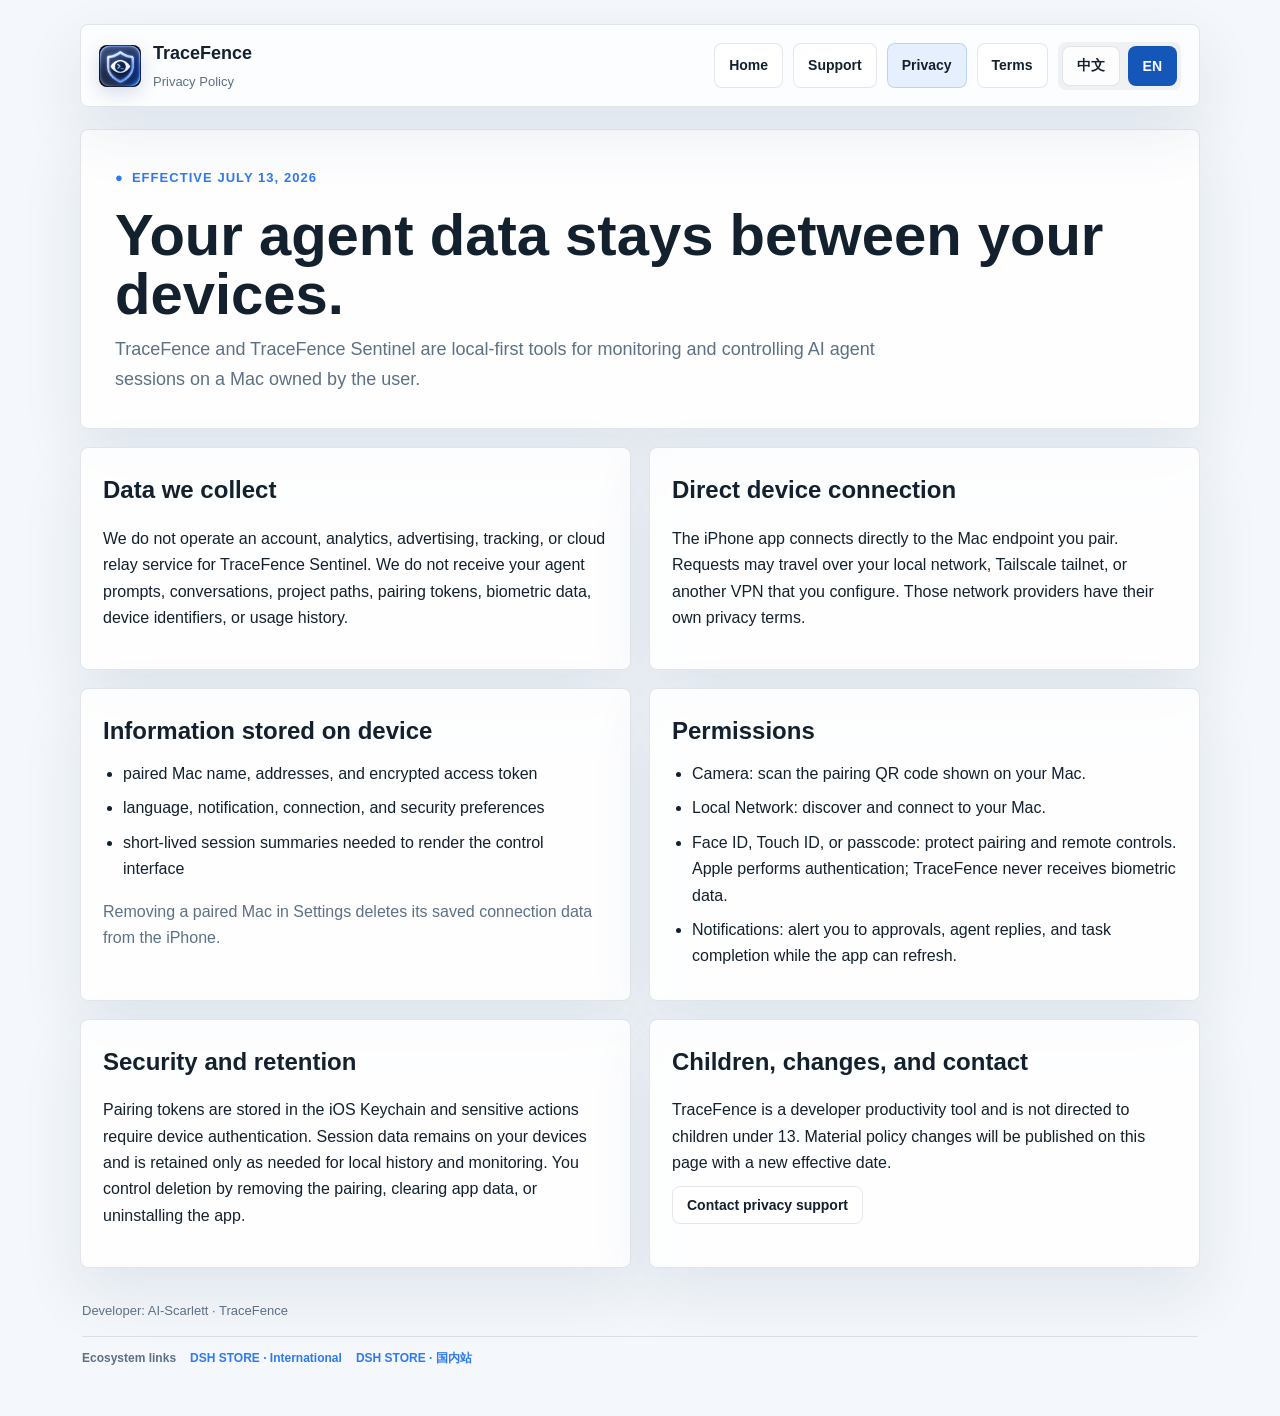
<file: privacy-policy.html>
<!DOCTYPE html>
<html lang="en" data-lang="en">
<head>
  <meta charset="UTF-8" />
  <meta name="viewport" content="width=device-width, initial-scale=1.0" />
  <meta name="description" content="Privacy Policy for TraceFence and TraceFence Sentinel." />
  <title>TraceFence - Privacy Policy</title>
  <link rel="stylesheet" href="site.css" />
  <script src="site.js" defer></script>
</head>
<body>
  <div class="shell">
    <header class="topbar">
      <div class="brand">
        <div class="brand-mark" aria-hidden="true"></div>
        <div>
          <p class="brand-title">TraceFence</p>
          <p class="brand-subtitle"><span data-lang="en">Privacy Policy</span><span data-lang="zh">隐私政策</span></p>
        </div>
      </div>
      <div class="nav">
        <a href="index.html">Home</a>
        <a href="support.html">Support</a>
        <a class="active" href="privacy-policy.html">Privacy</a>
        <a href="terms-of-service.html">Terms</a>
        <div class="lang-switch">
          <button data-lang-button="zh" type="button">中文</button>
          <button data-lang-button="en" type="button">EN</button>
        </div>
      </div>
    </header>

    <section class="hero">
      <div class="eyebrow"><span>●</span><span data-lang="en">Effective July 13, 2026</span><span data-lang="zh">生效日期：2026 年 7 月 13 日</span></div>
      <h1 data-lang="en">Your agent data stays between your devices.</h1>
      <h1 data-lang="zh">你的 Agent 数据，只在你的设备之间流转。</h1>
      <p data-lang="en">TraceFence and TraceFence Sentinel are local-first tools for monitoring and controlling AI agent sessions on a Mac owned by the user.</p>
      <p data-lang="zh">TraceFence 与 TraceFence Sentinel 是本地优先的工具，用于监控和控制用户本人 Mac 上的 AI Agent 会话。</p>
    </section>

    <div class="grid">
      <section class="card span-6">
        <h2><span data-lang="en">Data we collect</span><span data-lang="zh">我们收集的数据</span></h2>
        <p data-lang="en">We do not operate an account, analytics, advertising, tracking, or cloud relay service for TraceFence Sentinel. We do not receive your agent prompts, conversations, project paths, pairing tokens, biometric data, device identifiers, or usage history.</p>
        <p data-lang="zh">TraceFence Sentinel 不提供账号、分析、广告、追踪或云端中转服务。我们不会接收你的 Agent 提示词、会话内容、项目路径、配对令牌、生物识别数据、设备标识符或使用历史。</p>
      </section>

      <section class="card span-6">
        <h2><span data-lang="en">Direct device connection</span><span data-lang="zh">设备直连</span></h2>
        <p data-lang="en">The iPhone app connects directly to the Mac endpoint you pair. Requests may travel over your local network, Tailscale tailnet, or another VPN that you configure. Those network providers have their own privacy terms.</p>
        <p data-lang="zh">iPhone App 只会连接你配对的 Mac 地址。连接可能经过你的局域网、Tailscale Tailnet 或你自行配置的其他 VPN；这些网络服务适用其各自的隐私条款。</p>
      </section>

      <section class="card span-6">
        <h2><span data-lang="en">Information stored on device</span><span data-lang="zh">设备本地保存的信息</span></h2>
        <ul class="list">
          <li><span data-lang="en">paired Mac name, addresses, and encrypted access token</span><span data-lang="zh">已配对 Mac 的名称、地址和加密访问令牌</span></li>
          <li><span data-lang="en">language, notification, connection, and security preferences</span><span data-lang="zh">语言、通知、连接和安全偏好</span></li>
          <li><span data-lang="en">short-lived session summaries needed to render the control interface</span><span data-lang="zh">用于展示控制界面的短期会话摘要</span></li>
        </ul>
        <p class="muted"><span data-lang="en">Removing a paired Mac in Settings deletes its saved connection data from the iPhone.</span><span data-lang="zh">在设置中移除已配对 Mac，会从 iPhone 删除该连接资料。</span></p>
      </section>

      <section class="card span-6">
        <h2><span data-lang="en">Permissions</span><span data-lang="zh">系统权限</span></h2>
        <ul class="list">
          <li><span data-lang="en">Camera: scan the pairing QR code shown on your Mac.</span><span data-lang="zh">相机：扫描 Mac 显示的配对二维码。</span></li>
          <li><span data-lang="en">Local Network: discover and connect to your Mac.</span><span data-lang="zh">本地网络：发现并连接你的 Mac。</span></li>
          <li><span data-lang="en">Face ID, Touch ID, or passcode: protect pairing and remote controls. Apple performs authentication; TraceFence never receives biometric data.</span><span data-lang="zh">面容 ID、触控 ID 或设备密码：保护配对和远程控制。认证由 Apple 完成，TraceFence 不会获得生物识别数据。</span></li>
          <li><span data-lang="en">Notifications: alert you to approvals, agent replies, and task completion while the app can refresh.</span><span data-lang="zh">通知：在 App 可以刷新时提醒权限审批、Agent 回复和任务完成。</span></li>
        </ul>
      </section>

      <section class="card span-6">
        <h2><span data-lang="en">Security and retention</span><span data-lang="zh">安全与保留期限</span></h2>
        <p data-lang="en">Pairing tokens are stored in the iOS Keychain and sensitive actions require device authentication. Session data remains on your devices and is retained only as needed for local history and monitoring. You control deletion by removing the pairing, clearing app data, or uninstalling the app.</p>
        <p data-lang="zh">配对令牌保存在 iOS 钥匙串中，敏感操作需要设备认证。会话数据保留在你的设备上，仅按本地历史和监控需要保存。你可以通过移除配对、清除 App 数据或卸载 App 完成删除。</p>
      </section>

      <section class="card span-6">
        <h2><span data-lang="en">Children, changes, and contact</span><span data-lang="zh">儿童、政策变更与联系</span></h2>
        <p data-lang="en">TraceFence is a developer productivity tool and is not directed to children under 13. Material policy changes will be published on this page with a new effective date.</p>
        <p data-lang="zh">TraceFence 是开发者生产力工具，不面向 13 岁以下儿童。重要政策变更会在本页面发布，并更新生效日期。</p>
        <p><a class="button" href="https://github.com/AI-Scarlett/TraceFence/issues/new"><span data-lang="en">Contact privacy support</span><span data-lang="zh">联系隐私支持</span></a></p>
      </section>
    </div>

    <div class="footer"><span data-lang="en">Developer: AI-Scarlett · TraceFence</span><span data-lang="zh">开发者：AI-Scarlett · TraceFence</span><div class="site-partners" aria-label="Ecosystem links"><span class="site-partners-label" data-lang="en">Ecosystem links</span><span class="site-partners-label" data-lang="zh">生态链接</span><a href="https://dsh.store/" target="_blank" rel="noopener noreferrer">DSH STORE · International</a><a href="https://dsh-store.cn/" target="_blank" rel="noopener noreferrer">DSH STORE · 国内站</a></div></div>
  </div>
</body>
</html>
</file>
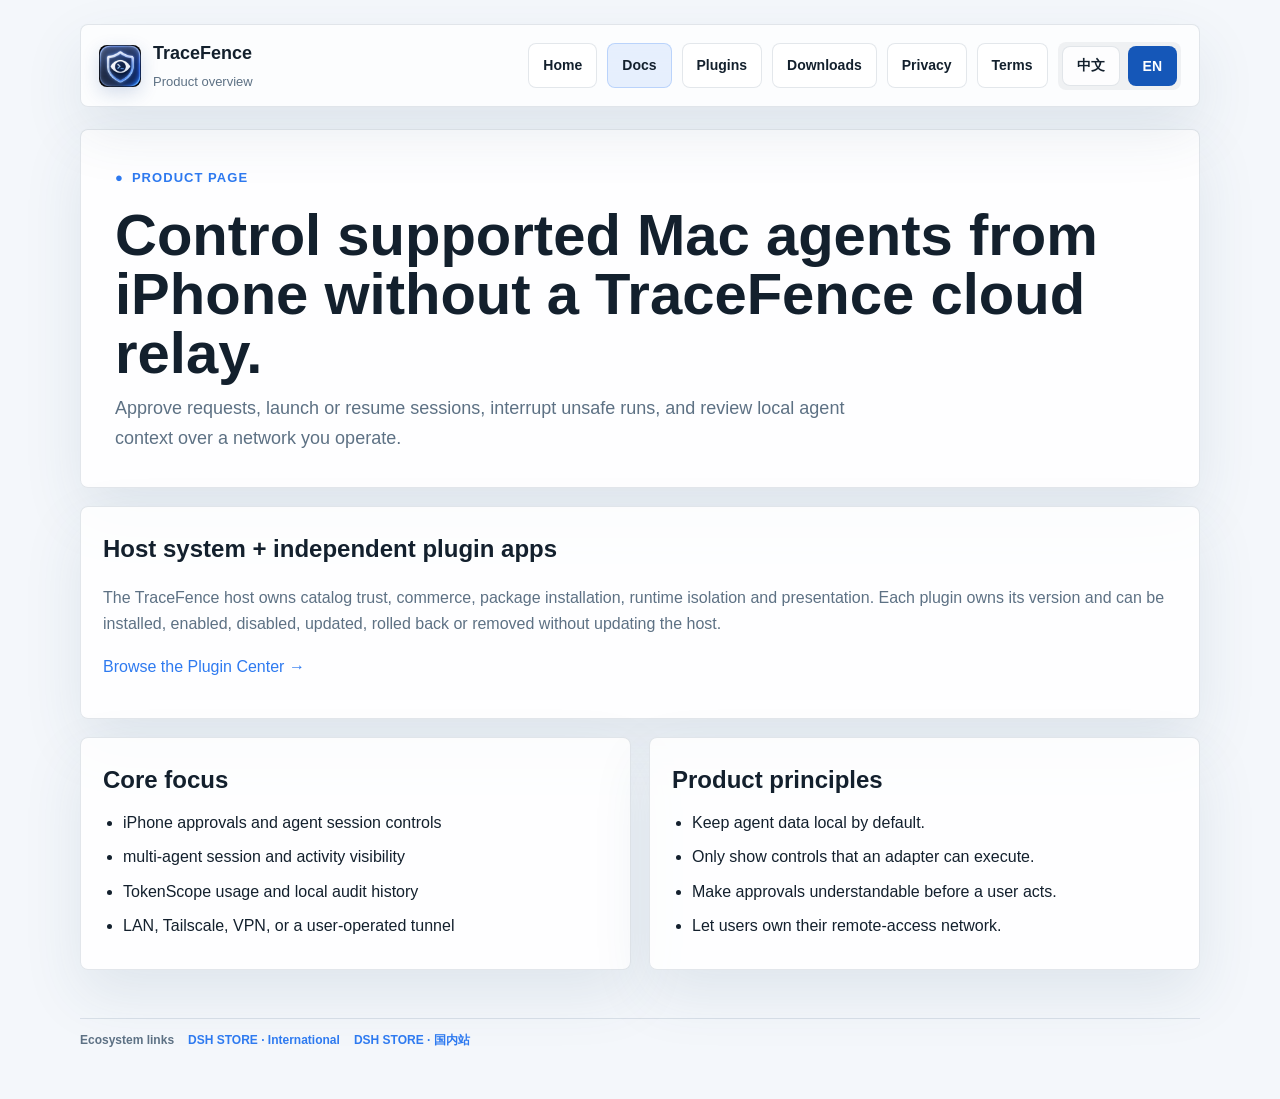
<file: product-overview.html>
<!DOCTYPE html>
<html lang="en" data-lang="en">
<head>
  <meta charset="UTF-8" />
  <meta name="viewport" content="width=device-width, initial-scale=1.0" />
  <title>TraceFence - Product Overview</title>
  <link rel="stylesheet" href="site.css" />
  <script src="site.js" defer></script>
</head>
<body>
  <div class="shell">
    <header class="topbar">
      <div class="brand">
        <div class="brand-mark" aria-hidden="true"></div>
        <div>
          <p class="brand-title">TraceFence</p>
          <p class="brand-subtitle">
            <span data-lang="en">Product overview</span>
            <span data-lang="zh">产品概览</span>
          </p>
        </div>
      </div>
      <div class="nav">
        <a href="index.html">Home</a>
        <a class="active" href="product-overview.html">Docs</a>
        <a href="plugins.html">Plugins</a>
        <a href="release-and-distribution.html">Downloads</a>
        <a href="privacy-policy.html">Privacy</a>
        <a href="terms-of-service.html">Terms</a>
        <div class="lang-switch">
          <button data-lang-button="zh" type="button">中文</button>
          <button data-lang-button="en" type="button">EN</button>
        </div>
      </div>
    </header>

    <section class="hero">
      <div class="eyebrow"><span>●</span><span data-lang="en">Product page</span><span data-lang="zh">产品页面</span></div>
      <h1 data-lang="en">Control supported Mac agents from iPhone without a TraceFence cloud relay.</h1>
      <h1 data-lang="zh">用 iPhone 控制支持的 Mac Agent，不经过 TraceFence 云中转。</h1>
      <p data-lang="en">Approve requests, launch or resume sessions, interrupt unsafe runs, and review local agent context over a network you operate.</p>
      <p data-lang="zh">通过你自己的网络审批请求、启动或继续会话、中断危险运行，并查看本地 Agent 上下文。</p>
    </section>

    <div class="grid">
      <section class="card span-12">
        <h2><span data-lang="en">Host system + independent plugin apps</span><span data-lang="zh">主系统 + 独立插件应用</span></h2>
        <p class="muted"><span data-lang="en">The TraceFence host owns catalog trust, commerce, package installation, runtime isolation and presentation. Each plugin owns its version and can be installed, enabled, disabled, updated, rolled back or removed without updating the host.</span><span data-lang="zh">TraceFence 主程序负责目录信任、购买权益、包安装、运行时隔离和统一呈现；每个插件拥有独立版本，可以在不升级主程序的情况下安装、启用、停用、更新、回滚或卸载。</span></p>
        <p><a href="plugins.html"><span data-lang="en">Browse the Plugin Center →</span><span data-lang="zh">浏览插件中心 →</span></a></p>
      </section>
      <section class="card span-6">
        <h2><span data-lang="en">Core focus</span><span data-lang="zh">核心方向</span></h2>
        <ul class="list">
          <li><span data-lang="en">iPhone approvals and agent session controls</span><span data-lang="zh">iPhone 审批与 Agent 会话控制</span></li>
          <li><span data-lang="en">multi-agent session and activity visibility</span><span data-lang="zh">多 Agent 会话与活动可视化</span></li>
          <li><span data-lang="en">TokenScope usage and local audit history</span><span data-lang="zh">TokenScope 用量与本地审计历史</span></li>
          <li><span data-lang="en">LAN, Tailscale, VPN, or a user-operated tunnel</span><span data-lang="zh">局域网、Tailscale、VPN 或用户自有隧道</span></li>
        </ul>
      </section>
      <section class="card span-6">
        <h2><span data-lang="en">Product principles</span><span data-lang="zh">产品原则</span></h2>
        <ul class="list">
          <li><span data-lang="en">Keep agent data local by default.</span><span data-lang="zh">Agent 数据默认保留在本机。</span></li>
          <li><span data-lang="en">Only show controls that an adapter can execute.</span><span data-lang="zh">只显示 adapter 真正可以执行的控制。</span></li>
          <li><span data-lang="en">Make approvals understandable before a user acts.</span><span data-lang="zh">在用户操作前把审批信息讲清楚。</span></li>
          <li><span data-lang="en">Let users own their remote-access network.</span><span data-lang="zh">让用户掌控自己的远程访问网络。</span></li>
        </ul>
      </section>
    </div>
  </div>
  <div class="site-partners shell" aria-label="Ecosystem links">
    <span class="site-partners-label" data-lang="en">Ecosystem links</span>
    <span class="site-partners-label" data-lang="zh">生态链接</span>
    <a href="https://dsh.store/" target="_blank" rel="noopener noreferrer">DSH STORE · International</a>
    <a href="https://dsh-store.cn/" target="_blank" rel="noopener noreferrer">DSH STORE · 国内站</a>
  </div>
</body>
</html>
</file>
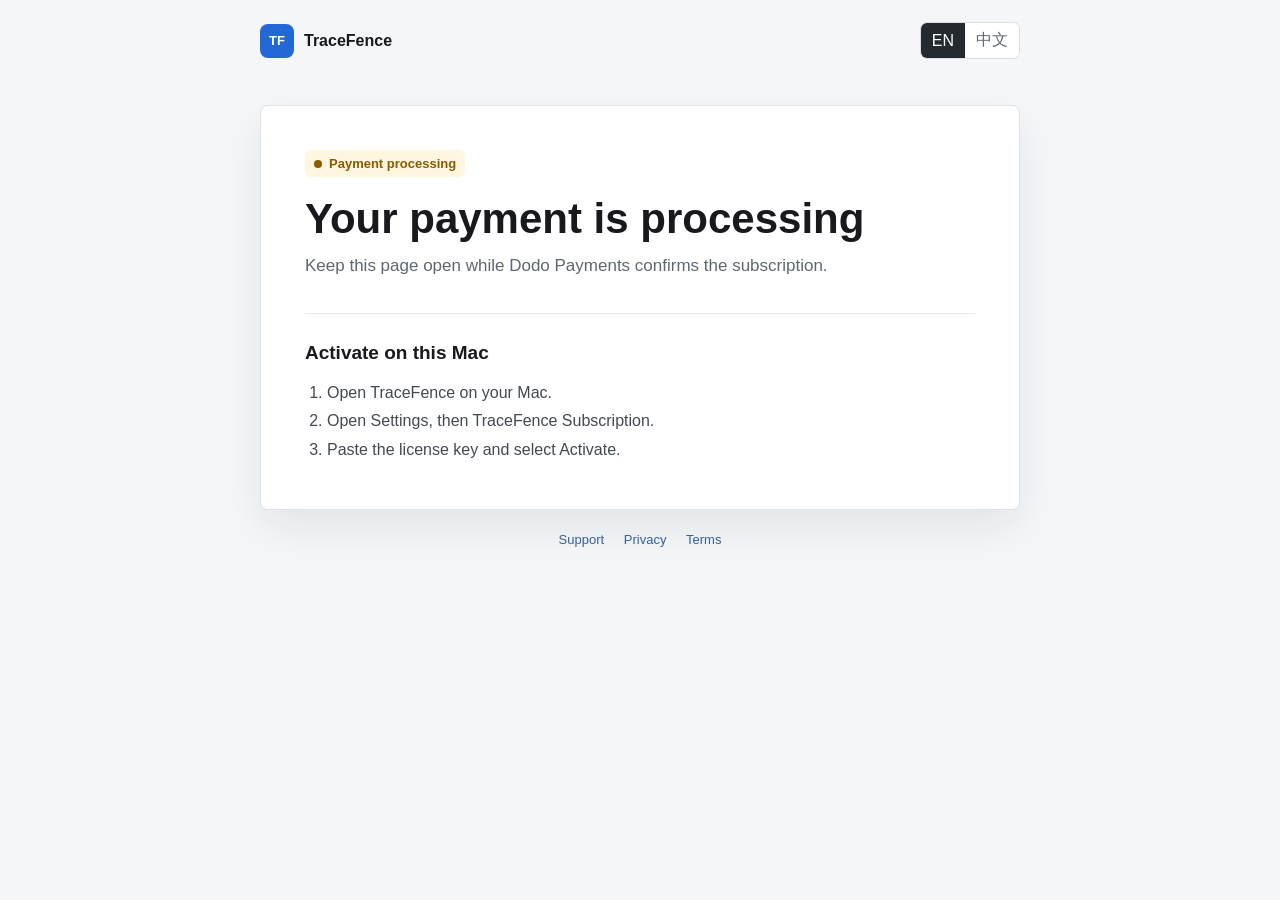
<file: purchase-success.html>
<!DOCTYPE html>
<html lang="en" data-lang="en">
<head>
    <meta charset="UTF-8">
    <meta name="viewport" content="width=device-width, initial-scale=1.0">
    <meta name="robots" content="noindex, nofollow">
    <title>TraceFence - Subscription Complete</title>
    <style>
        * { box-sizing: border-box; }
        body {
            margin: 0;
            min-height: 100vh;
            font-family: -apple-system, BlinkMacSystemFont, "Segoe UI", sans-serif;
            color: #17191d;
            background: #f4f6f8;
        }
        button, a { font: inherit; }
        .topbar {
            display: flex;
            align-items: center;
            justify-content: space-between;
            width: min(760px, calc(100% - 32px));
            margin: 0 auto;
            padding: 22px 0;
        }
        .brand { display: flex; align-items: center; gap: 10px; font-weight: 750; }
        .brand-mark {
            display: grid;
            place-items: center;
            width: 34px;
            height: 34px;
            border-radius: 8px;
            color: #fff;
            background: #2468d8;
            font-size: 13px;
            letter-spacing: 0;
        }
        .language { display: flex; border: 1px solid #d9dde4; border-radius: 7px; overflow: hidden; }
        .language button {
            border: 0;
            padding: 7px 11px;
            color: #5d6673;
            background: #fff;
            cursor: pointer;
        }
        .language button[aria-pressed="true"] { color: #fff; background: #252a31; }
        main { width: min(760px, calc(100% - 32px)); margin: 24px auto 56px; }
        .panel {
            padding: clamp(24px, 5vw, 44px);
            border: 1px solid #dfe3e8;
            border-radius: 8px;
            background: #fff;
            box-shadow: 0 18px 42px rgba(28, 36, 50, 0.08);
        }
        .status {
            display: inline-flex;
            align-items: center;
            gap: 7px;
            padding: 6px 9px;
            border-radius: 6px;
            color: #08734f;
            background: #e9f7f1;
            font-size: 13px;
            font-weight: 700;
        }
        .status::before { content: ""; width: 8px; height: 8px; border-radius: 50%; background: currentColor; }
        .status.error { color: #a5362d; background: #fff0ee; }
        .status.pending { color: #8a5a00; background: #fff6df; }
        h1 { margin: 18px 0 10px; font-size: clamp(28px, 6vw, 42px); line-height: 1.13; letter-spacing: 0; }
        .lead { margin: 0; color: #5d6673; font-size: 17px; line-height: 1.65; }
        .license-box {
            margin-top: 28px;
            padding: 18px;
            border: 1px solid #b9cdf3;
            border-radius: 8px;
            background: #f4f8ff;
        }
        .license-label { margin: 0 0 9px; color: #395579; font-size: 13px; font-weight: 700; }
        .key-row { display: flex; align-items: center; gap: 10px; }
        code {
            flex: 1;
            min-width: 0;
            padding: 12px;
            border: 1px solid #d2dff5;
            border-radius: 6px;
            color: #173c72;
            background: #fff;
            font: 600 14px/1.45 ui-monospace, SFMono-Regular, Menlo, monospace;
            overflow-wrap: anywhere;
            user-select: all;
        }
        .primary {
            min-height: 42px;
            border: 0;
            border-radius: 6px;
            padding: 0 16px;
            color: #fff;
            background: #2468d8;
            font-weight: 700;
            cursor: pointer;
        }
        .copy-result { min-height: 20px; margin: 8px 0 0; color: #08734f; font-size: 13px; }
        .details { display: flex; flex-wrap: wrap; gap: 8px 20px; margin-top: 14px; color: #6d7580; font-size: 13px; }
        .steps { margin-top: 32px; padding-top: 28px; border-top: 1px solid #e5e8ec; }
        h2 { margin: 0 0 15px; font-size: 19px; letter-spacing: 0; }
        ol { margin: 0; padding-left: 22px; color: #424952; line-height: 1.8; }
        .notice { margin-top: 22px; padding: 13px 15px; border-left: 3px solid #d49b20; color: #684b0f; background: #fff9eb; line-height: 1.55; }
        footer { margin-top: 22px; text-align: center; color: #79818b; font-size: 13px; }
        footer a { color: #355f9e; text-decoration: none; margin: 0 8px; }
        [hidden] { display: none !important; }
        @media (max-width: 560px) {
            .key-row { align-items: stretch; flex-direction: column; }
            .primary { width: 100%; }
            .panel { padding: 24px 20px; }
        }
    </style>
</head>
<body>
<header class="topbar">
    <div class="brand"><span class="brand-mark">TF</span><span>TraceFence</span></div>
    <div class="language" aria-label="Language">
        <button id="lang-en" type="button" aria-pressed="true">EN</button>
        <button id="lang-zh" type="button" aria-pressed="false">中文</button>
    </div>
</header>

<main>
    <section class="panel">
        <span id="status-badge" class="status" data-i18n="statusSuccess">Subscription active</span>
        <h1 data-i18n="title">TraceFence Standard is ready</h1>
        <p id="lead" class="lead" data-i18n="lead">Copy your license key and activate it in the TraceFence Mac app.</p>

        <div id="license-box" class="license-box" hidden>
            <p class="license-label" data-i18n="licenseLabel">Your license key</p>
            <div class="key-row">
                <code id="license-key"></code>
                <button id="copy-key" class="primary" type="button" data-i18n="copy">Copy key</button>
            </div>
            <p id="copy-result" class="copy-result" role="status"></p>
            <div class="details">
                <span id="subscription-detail" hidden></span>
                <span id="email-detail" hidden></span>
            </div>
        </div>

        <div class="steps">
            <h2 data-i18n="activateTitle">Activate on this Mac</h2>
            <ol>
                <li data-i18n="step1">Open TraceFence on your Mac.</li>
                <li data-i18n="step2">Open Settings, then TraceFence Subscription.</li>
                <li data-i18n="step3">Paste the license key and select Activate.</li>
            </ol>
        </div>

        <p id="missing-key" class="notice" hidden data-i18n="missingKey">The subscription is active, but no license key was returned. Check the purchase email and confirm that the Dodo License Key entitlement is enabled for this product.</p>
    </section>

    <footer>
        <a href="support.html" data-i18n="support">Support</a>
        <a href="privacy-policy.html" data-i18n="privacy">Privacy</a>
        <a href="terms-of-service.html" data-i18n="terms">Terms</a>
    </footer>
</main>

<script>
    const copy = {
        en: {
            statusSuccess: "Subscription active",
            statusPending: "Payment processing",
            statusError: "Payment not completed",
            title: "TraceFence Standard is ready",
            titlePending: "Your payment is processing",
            titleError: "The subscription was not completed",
            lead: "Copy your license key and activate it in the TraceFence Mac app.",
            leadPending: "Keep this page open while Dodo Payments confirms the subscription.",
            leadError: "Return to checkout and try again. No license has been activated.",
            licenseLabel: "Your license key",
            copy: "Copy key",
            copied: "License key copied.",
            copyFailed: "Select the key and copy it manually.",
            activateTitle: "Activate on this Mac",
            step1: "Open TraceFence on your Mac.",
            step2: "Open Settings, then TraceFence Subscription.",
            step3: "Paste the license key and select Activate.",
            missingKey: "The subscription is active, but no license key was returned. Check the purchase email and confirm that the Dodo License Key entitlement is enabled for this product.",
            subscription: "Subscription",
            account: "Account",
            support: "Support",
            privacy: "Privacy",
            terms: "Terms"
        },
        zh: {
            statusSuccess: "订阅已生效",
            statusPending: "支付处理中",
            statusError: "支付未完成",
            title: "TraceFence Standard 已准备好",
            titlePending: "正在确认你的订阅",
            titleError: "订阅尚未完成",
            lead: "复制 License Key，然后在 Mac 版 TraceFence 中激活。",
            leadPending: "请暂时保留此页面，等待 Dodo Payments 确认订阅。",
            leadError: "请返回结账页重试，目前没有激活任何授权。",
            licenseLabel: "你的 License Key",
            copy: "复制 Key",
            copied: "License Key 已复制。",
            copyFailed: "请选中 Key 后手动复制。",
            activateTitle: "在这台 Mac 上激活",
            step1: "在 Mac 上打开 TraceFence。",
            step2: "打开“设置”，进入“TraceFence 订阅”。",
            step3: "粘贴 License Key，然后点击“激活”。",
            missingKey: "订阅已生效，但返回页面没有收到 License Key。请检查购买邮箱，并确认该 Dodo 商品已经绑定 License Key 权益。",
            subscription: "订阅编号",
            account: "购买账号",
            support: "技术支持",
            privacy: "隐私政策",
            terms: "服务条款"
        }
    };

    const params = new URLSearchParams(window.location.search);
    const status = (params.get("status") || "").toLowerCase();
    const rawKeys = params.get("license_key") || "";
    const subscriptionID = params.get("subscription_id") || "";
    const email = params.get("email") || "";
    const successStates = new Set(["active", "succeeded", "success"]);
    const pendingStates = new Set(["pending", "processing"]);
    let language = navigator.language.toLowerCase().startsWith("zh") ? "zh" : "en";

    const statusBadge = document.getElementById("status-badge");
    const title = document.querySelector("h1");
    const lead = document.getElementById("lead");
    const licenseBox = document.getElementById("license-box");
    const licenseKey = document.getElementById("license-key");
    const missingKey = document.getElementById("missing-key");
    const subscriptionDetail = document.getElementById("subscription-detail");
    const emailDetail = document.getElementById("email-detail");

    function stateKind() {
        if (successStates.has(status) || (!status && rawKeys)) return "success";
        if (pendingStates.has(status) || !status) return "pending";
        return "error";
    }

    function render() {
        const strings = copy[language];
        document.documentElement.lang = language === "zh" ? "zh-CN" : "en";
        document.querySelectorAll("[data-i18n]").forEach((element) => {
            const key = element.dataset.i18n;
            if (strings[key]) element.textContent = strings[key];
        });

        const kind = stateKind();
        statusBadge.className = `status ${kind === "success" ? "" : kind}`.trim();
        if (kind === "pending") {
            statusBadge.textContent = strings.statusPending;
            title.textContent = strings.titlePending;
            lead.textContent = strings.leadPending;
        } else if (kind === "error") {
            statusBadge.textContent = strings.statusError;
            title.textContent = strings.titleError;
            lead.textContent = strings.leadError;
        } else {
            statusBadge.textContent = strings.statusSuccess;
            title.textContent = strings.title;
            lead.textContent = strings.lead;
        }

        if (rawKeys) {
            licenseBox.hidden = false;
            licenseKey.textContent = rawKeys.split(",").join("\n");
        } else {
            licenseBox.hidden = true;
            missingKey.hidden = kind !== "success";
        }

        if (subscriptionID) {
            subscriptionDetail.hidden = false;
            subscriptionDetail.textContent = `${strings.subscription}: ${subscriptionID}`;
        }
        if (email) {
            emailDetail.hidden = false;
            emailDetail.textContent = `${strings.account}: ${email}`;
        }

        document.getElementById("lang-en").setAttribute("aria-pressed", String(language === "en"));
        document.getElementById("lang-zh").setAttribute("aria-pressed", String(language === "zh"));
    }

    document.getElementById("lang-en").addEventListener("click", () => { language = "en"; render(); });
    document.getElementById("lang-zh").addEventListener("click", () => { language = "zh"; render(); });
    document.getElementById("copy-key").addEventListener("click", async () => {
        const result = document.getElementById("copy-result");
        try {
            await navigator.clipboard.writeText(rawKeys);
            result.textContent = copy[language].copied;
        } catch (_) {
            result.textContent = copy[language].copyFailed;
        }
    });

    render();
    if (window.location.search) {
        window.history.replaceState({}, document.title, window.location.pathname + window.location.hash);
    }
</script>
</body>
</html>
</file>
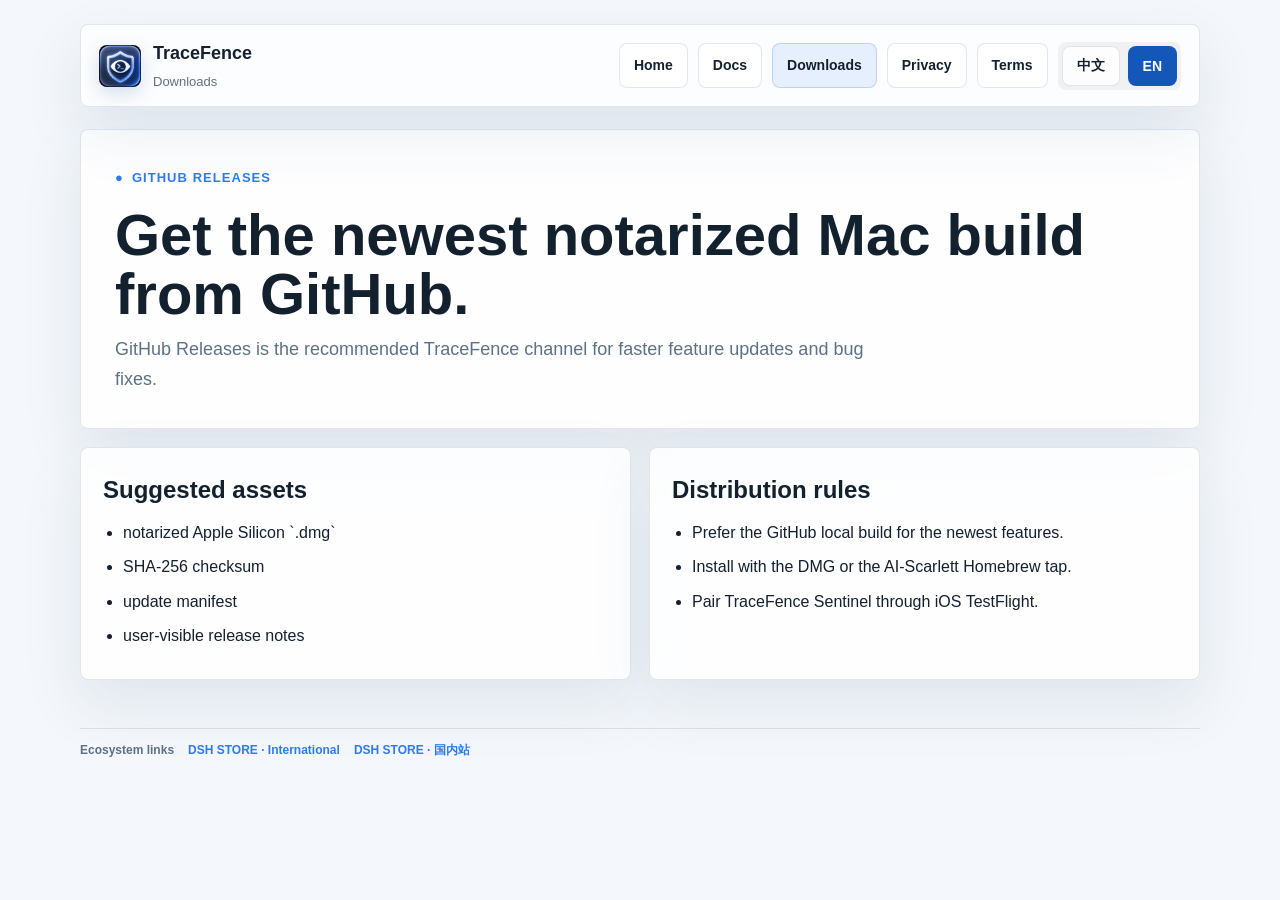
<file: release-and-distribution.html>
<!DOCTYPE html>
<html lang="en" data-lang="en">
<head>
  <meta charset="UTF-8" />
  <meta name="viewport" content="width=device-width, initial-scale=1.0" />
  <title>TraceFence - Release and Distribution</title>
  <link rel="stylesheet" href="site.css" />
  <script src="site.js" defer></script>
</head>
<body>
  <div class="shell">
    <header class="topbar">
      <div class="brand">
        <div class="brand-mark" aria-hidden="true"></div>
        <div>
          <p class="brand-title">TraceFence</p>
          <p class="brand-subtitle"><span data-lang="en">Downloads</span><span data-lang="zh">下载</span></p>
        </div>
      </div>
      <div class="nav">
        <a href="index.html">Home</a>
        <a href="product-overview.html">Docs</a>
        <a class="active" href="release-and-distribution.html">Downloads</a>
        <a href="privacy-policy.html">Privacy</a>
        <a href="terms-of-service.html">Terms</a>
        <div class="lang-switch">
          <button data-lang-button="zh" type="button">中文</button>
          <button data-lang-button="en" type="button">EN</button>
        </div>
      </div>
    </header>

    <section class="hero">
      <div class="eyebrow"><span>●</span><span data-lang="en">GitHub Releases</span><span data-lang="zh">GitHub 发布页</span></div>
      <h1 data-lang="en">Get the newest notarized Mac build from GitHub.</h1>
      <h1 data-lang="zh">从 GitHub 获取最新的已公证 Mac 本地版。</h1>
      <p data-lang="en">GitHub Releases is the recommended TraceFence channel for faster feature updates and bug fixes.</p>
      <p data-lang="zh">GitHub Releases 是 TraceFence 推荐的分发渠道，可更快获得功能更新和 bug 修复。</p>
    </section>

    <div class="grid">
      <section class="card span-6">
        <h2><span data-lang="en">Suggested assets</span><span data-lang="zh">建议的发布内容</span></h2>
        <ul class="list">
          <li><span data-lang="en">notarized Apple Silicon `.dmg`</span><span data-lang="zh">已公证的 Apple Silicon `.dmg`</span></li>
          <li><span data-lang="en">SHA-256 checksum</span><span data-lang="zh">SHA-256 校验文件</span></li>
          <li><span data-lang="en">update manifest</span><span data-lang="zh">更新清单</span></li>
          <li><span data-lang="en">user-visible release notes</span><span data-lang="zh">面向用户的更新说明</span></li>
        </ul>
      </section>
      <section class="card span-6">
        <h2><span data-lang="en">Distribution rules</span><span data-lang="zh">分发规则</span></h2>
        <ul class="list">
          <li><span data-lang="en">Prefer the GitHub local build for the newest features.</span><span data-lang="zh">优先使用 GitHub 本地版获取最新功能。</span></li>
          <li><span data-lang="en">Install with the DMG or the AI-Scarlett Homebrew tap.</span><span data-lang="zh">通过 DMG 或 AI-Scarlett Homebrew tap 安装。</span></li>
          <li><span data-lang="en">Pair TraceFence Sentinel through iOS TestFlight.</span><span data-lang="zh">通过 iOS TestFlight 配对 TraceFence Sentinel。</span></li>
        </ul>
      </section>
    </div>
  </div>
  <div class="site-partners shell" aria-label="Ecosystem links">
    <span class="site-partners-label" data-lang="en">Ecosystem links</span>
    <span class="site-partners-label" data-lang="zh">生态链接</span>
    <a href="https://dsh.store/" target="_blank" rel="noopener noreferrer">DSH STORE · International</a>
    <a href="https://dsh-store.cn/" target="_blank" rel="noopener noreferrer">DSH STORE · 国内站</a>
  </div>
</body>
</html>
</file>
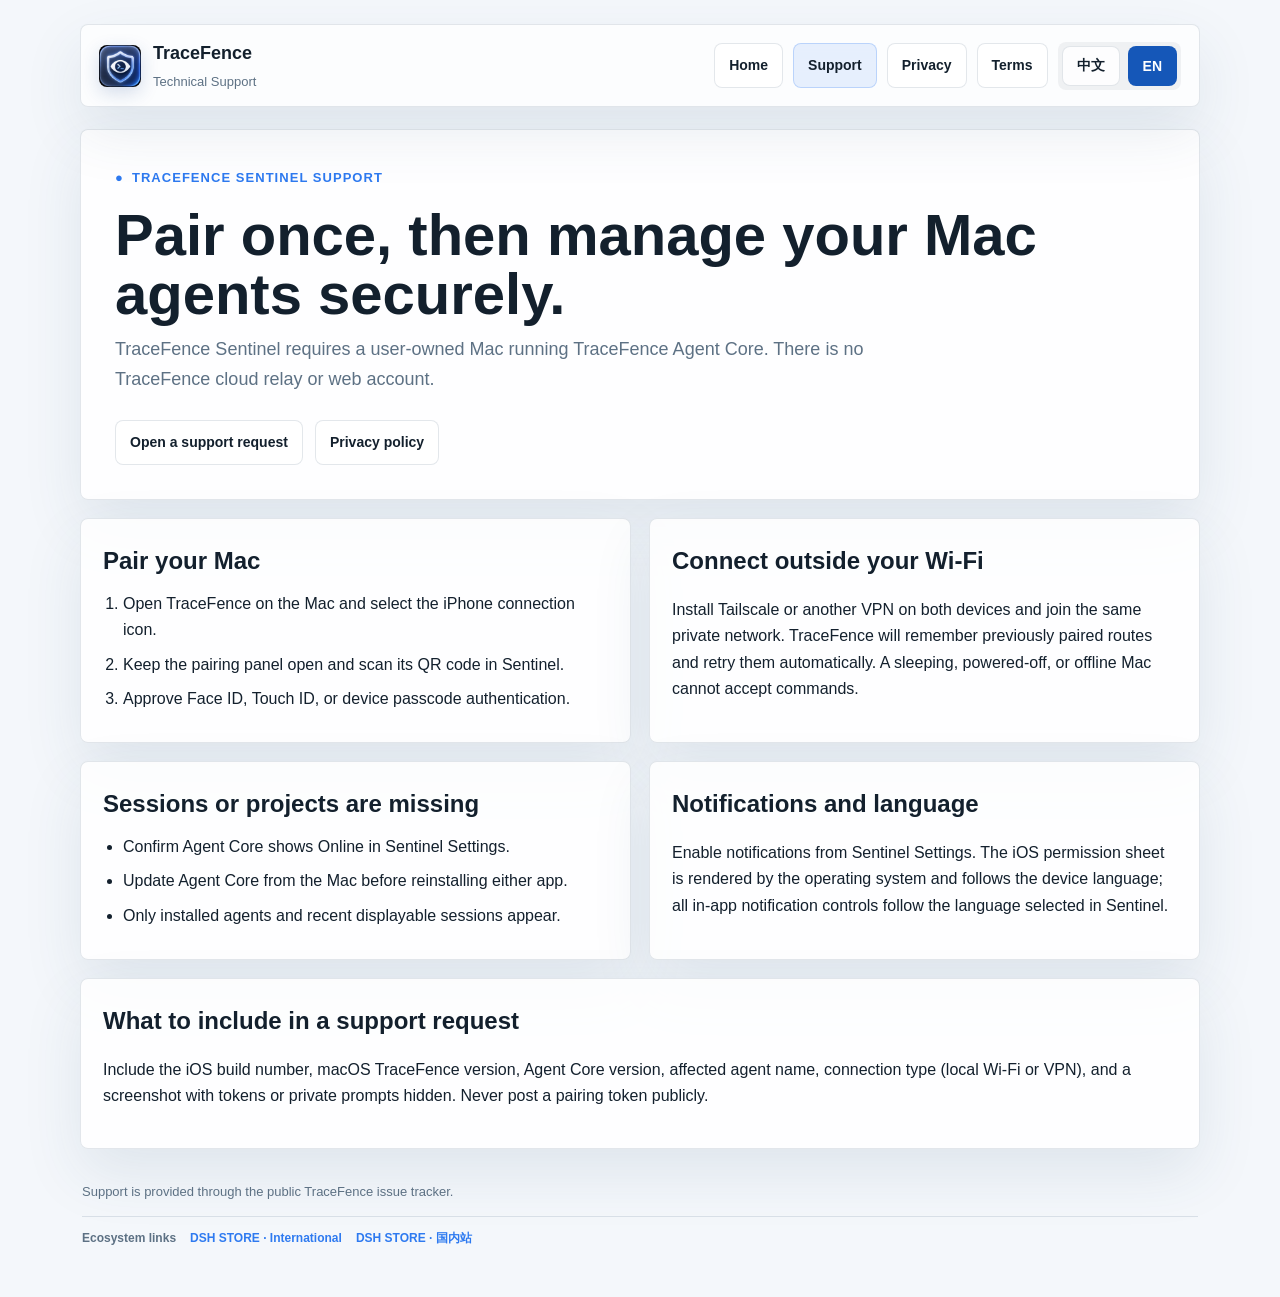
<file: support.html>
<!DOCTYPE html>
<html lang="en" data-lang="en">
<head>
  <meta charset="UTF-8" />
  <meta name="viewport" content="width=device-width, initial-scale=1.0" />
  <meta name="description" content="Technical support for TraceFence and TraceFence Sentinel." />
  <title>TraceFence - Technical Support</title>
  <link rel="stylesheet" href="site.css" />
  <script src="site.js" defer></script>
</head>
<body>
  <div class="shell">
    <header class="topbar">
      <div class="brand">
        <div class="brand-mark" aria-hidden="true"></div>
        <div>
          <p class="brand-title">TraceFence</p>
          <p class="brand-subtitle"><span data-lang="en">Technical Support</span><span data-lang="zh">技术支持</span></p>
        </div>
      </div>
      <div class="nav">
        <a href="index.html">Home</a>
        <a class="active" href="support.html">Support</a>
        <a href="privacy-policy.html">Privacy</a>
        <a href="terms-of-service.html">Terms</a>
        <div class="lang-switch">
          <button data-lang-button="zh" type="button">中文</button>
          <button data-lang-button="en" type="button">EN</button>
        </div>
      </div>
    </header>

    <section class="hero">
      <div class="eyebrow"><span>●</span><span data-lang="en">TraceFence Sentinel support</span><span data-lang="zh">TraceFence Sentinel 支持中心</span></div>
      <h1 data-lang="en">Pair once, then manage your Mac agents securely.</h1>
      <h1 data-lang="zh">完成一次配对，安全管理 Mac 上的 Agent。</h1>
      <p data-lang="en">TraceFence Sentinel requires a user-owned Mac running TraceFence Agent Core. There is no TraceFence cloud relay or web account.</p>
      <p data-lang="zh">TraceFence Sentinel 需要用户本人拥有的 Mac，并运行 TraceFence Agent Core。产品不使用 TraceFence 云端中转，也不需要 Web 账号。</p>
      <div class="hero-actions">
        <a class="button" href="https://github.com/AI-Scarlett/TraceFence/issues/new"><span data-lang="en">Open a support request</span><span data-lang="zh">提交支持请求</span></a>
        <a class="button" href="privacy-policy.html"><span data-lang="en">Privacy policy</span><span data-lang="zh">隐私政策</span></a>
      </div>
    </section>

    <div class="grid">
      <section class="card span-6">
        <h2><span data-lang="en">Pair your Mac</span><span data-lang="zh">配对 Mac</span></h2>
        <ol class="list">
          <li><span data-lang="en">Open TraceFence on the Mac and select the iPhone connection icon.</span><span data-lang="zh">在 Mac 打开 TraceFence，点击左下角的 iPhone 连接图标。</span></li>
          <li><span data-lang="en">Keep the pairing panel open and scan its QR code in Sentinel.</span><span data-lang="zh">保持配对弹窗打开，在 Sentinel 中扫描二维码。</span></li>
          <li><span data-lang="en">Approve Face ID, Touch ID, or device passcode authentication.</span><span data-lang="zh">通过面容 ID、触控 ID 或设备密码认证。</span></li>
        </ol>
      </section>

      <section class="card span-6">
        <h2><span data-lang="en">Connect outside your Wi-Fi</span><span data-lang="zh">通过互联网连接</span></h2>
        <p data-lang="en">Install Tailscale or another VPN on both devices and join the same private network. TraceFence will remember previously paired routes and retry them automatically. A sleeping, powered-off, or offline Mac cannot accept commands.</p>
        <p data-lang="zh">在 Mac 和 iPhone 上安装 Tailscale 或其他 VPN，并加入同一个私有网络。TraceFence 会保存历史配对通道并自动重试。处于睡眠、关机或断网状态的 Mac 无法接收控制指令。</p>
      </section>

      <section class="card span-6">
        <h2><span data-lang="en">Sessions or projects are missing</span><span data-lang="zh">看不到会话或项目</span></h2>
        <ul class="list">
          <li><span data-lang="en">Confirm Agent Core shows Online in Sentinel Settings.</span><span data-lang="zh">确认 Sentinel 设置中的 Agent Core 显示在线。</span></li>
          <li><span data-lang="en">Update Agent Core from the Mac before reinstalling either app.</span><span data-lang="zh">先在 Mac 更新 Agent Core，不必立即重装两端 App。</span></li>
          <li><span data-lang="en">Only installed agents and recent displayable sessions appear.</span><span data-lang="zh">界面只展示已安装 Agent 和符合时间范围的有效会话。</span></li>
        </ul>
      </section>

      <section class="card span-6">
        <h2><span data-lang="en">Notifications and language</span><span data-lang="zh">通知与语言</span></h2>
        <p data-lang="en">Enable notifications from Sentinel Settings. The iOS permission sheet is rendered by the operating system and follows the device language; all in-app notification controls follow the language selected in Sentinel.</p>
        <p data-lang="zh">请从 Sentinel 设置中主动开启通知。iOS 系统授权框由操作系统绘制并跟随设备语言；App 内的通知设置和说明会跟随 Sentinel 选择的语言。</p>
      </section>

      <section class="card span-12">
        <h2><span data-lang="en">What to include in a support request</span><span data-lang="zh">提交支持请求时请附上</span></h2>
        <p data-lang="en">Include the iOS build number, macOS TraceFence version, Agent Core version, affected agent name, connection type (local Wi-Fi or VPN), and a screenshot with tokens or private prompts hidden. Never post a pairing token publicly.</p>
        <p data-lang="zh">请提供 iOS 构建号、macOS TraceFence 版本、Agent Core 版本、受影响的 Agent 名称、连接方式（局域网或 VPN）以及已遮盖令牌和私密提示词的截图。请勿公开发布配对令牌。</p>
      </section>
    </div>

    <div class="footer"><span data-lang="en">Support is provided through the public TraceFence issue tracker.</span><span data-lang="zh">技术支持通过 TraceFence 公开 Issue 跟踪器提供。</span><div class="site-partners" aria-label="Ecosystem links"><span class="site-partners-label" data-lang="en">Ecosystem links</span><span class="site-partners-label" data-lang="zh">生态链接</span><a href="https://dsh.store/" target="_blank" rel="noopener noreferrer">DSH STORE · International</a><a href="https://dsh-store.cn/" target="_blank" rel="noopener noreferrer">DSH STORE · 国内站</a></div></div>
  </div>
</body>
</html>
</file>
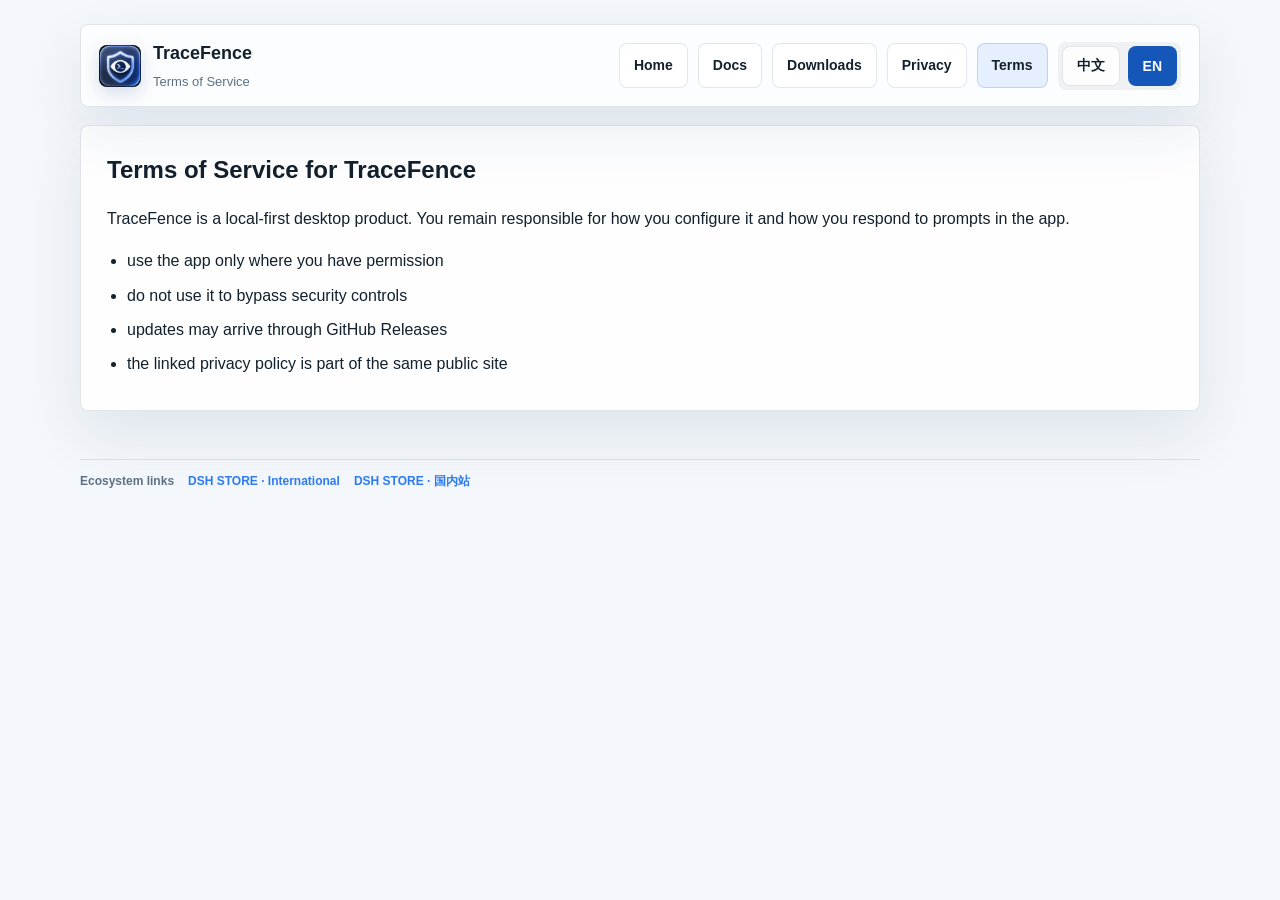
<file: terms-of-service.html>
<!DOCTYPE html>
<html lang="en" data-lang="en">
<head>
  <meta charset="UTF-8" />
  <meta name="viewport" content="width=device-width, initial-scale=1.0" />
  <title>TraceFence - Terms of Service</title>
  <link rel="stylesheet" href="site.css" />
  <script src="site.js" defer></script>
</head>
<body>
  <div class="shell">
    <header class="topbar">
      <div class="brand">
        <div class="brand-mark" aria-hidden="true"></div>
        <div>
          <p class="brand-title">TraceFence</p>
          <p class="brand-subtitle"><span data-lang="en">Terms of Service</span><span data-lang="zh">服务条款</span></p>
        </div>
      </div>
      <div class="nav">
        <a href="index.html">Home</a>
        <a href="product-overview.html">Docs</a>
        <a href="release-and-distribution.html">Downloads</a>
        <a href="privacy-policy.html">Privacy</a>
        <a class="active" href="terms-of-service.html">Terms</a>
        <div class="lang-switch">
          <button data-lang-button="zh" type="button">中文</button>
          <button data-lang-button="en" type="button">EN</button>
        </div>
      </div>
    </header>

    <section class="section">
      <h2 data-lang="en">Terms of Service for TraceFence</h2>
      <h2 data-lang="zh">TraceFence 服务条款</h2>
      <p data-lang="en">TraceFence is a local-first desktop product. You remain responsible for how you configure it and how you respond to prompts in the app.</p>
      <p data-lang="zh">TraceFence 是一款本地优先的桌面产品。你仍然需要为自己的配置和应用内操作负责。</p>
      <ul class="list">
        <li><span data-lang="en">use the app only where you have permission</span><span data-lang="zh">仅在你有权限的地方使用</span></li>
        <li><span data-lang="en">do not use it to bypass security controls</span><span data-lang="zh">不要用它绕过安全控制</span></li>
        <li><span data-lang="en">updates may arrive through GitHub Releases</span><span data-lang="zh">更新可能通过 GitHub Releases 发布</span></li>
        <li><span data-lang="en">the linked privacy policy is part of the same public site</span><span data-lang="zh">链接的隐私政策属于同一公开站点</span></li>
      </ul>
    </section>
  </div>
  <div class="site-partners shell" aria-label="Ecosystem links">
    <span class="site-partners-label" data-lang="en">Ecosystem links</span>
    <span class="site-partners-label" data-lang="zh">生态链接</span>
    <a href="https://dsh.store/" target="_blank" rel="noopener noreferrer">DSH STORE · International</a>
    <a href="https://dsh-store.cn/" target="_blank" rel="noopener noreferrer">DSH STORE · 国内站</a>
  </div>
</body>
</html>
</file>
<file: site.css>
:root {
  --bg: #f6f9fc;
  --panel: rgba(255, 255, 255, 0.84);
  --panel-strong: #ffffff;
  --text: #13202d;
  --muted: #5d7184;
  --line: rgba(28, 63, 94, 0.12);
  --accent: #2e7af0;
  --accent-2: #2fd3a6;
  --shadow: 0 24px 60px rgba(44, 77, 110, 0.10);
}

* { box-sizing: border-box; }
html, body { margin: 0; padding: 0; }
body {
  font-family: -apple-system, BlinkMacSystemFont, "Segoe UI", Roboto, sans-serif;
  background: #f4f7fb;
  color: var(--text);
  line-height: 1.65;
}

a { color: var(--accent); text-decoration: none; }
a:hover { text-decoration: underline; }

.shell {
  width: min(1120px, calc(100% - 32px));
  margin: 24px auto 48px;
}

.topbar {
  position: sticky;
  top: 12px;
  z-index: 10;
  backdrop-filter: blur(16px);
  background: rgba(255,255,255,0.72);
  border: 1px solid var(--line);
  border-radius: 8px;
  box-shadow: var(--shadow);
  padding: 14px 18px;
  display: flex;
  align-items: center;
  justify-content: space-between;
  gap: 16px;
}

.brand {
  display: flex;
  align-items: center;
  gap: 12px;
  min-width: 0;
}

.brand-mark {
  width: 42px;
  height: 42px;
  border-radius: 8px;
  background: url("assets/icon.png") center / cover no-repeat;
  box-shadow: 0 6px 18px rgba(27, 73, 146, 0.18);
  flex: none;
}

.brand-title {
  font-size: 18px;
  font-weight: 800;
  letter-spacing: 0;
  margin: 0;
}

.brand-subtitle {
  margin: 2px 0 0;
  font-size: 13px;
  color: var(--muted);
}

.nav {
  display: flex;
  flex-wrap: wrap;
  gap: 10px;
  align-items: center;
  justify-content: flex-end;
}

.nav a, .lang-switch button, .button {
  border: 1px solid var(--line);
  background: rgba(255,255,255,0.84);
  color: var(--text);
  border-radius: 8px;
  padding: 10px 14px;
  font-weight: 650;
  font-size: 14px;
}

.nav a:hover, .lang-switch button:hover, .button:hover {
  text-decoration: none;
  border-color: rgba(46,122,240,0.28);
  box-shadow: 0 8px 22px rgba(46,122,240,0.10);
}

.nav a.active {
  background: rgba(46,122,240,0.10);
  border-color: rgba(46,122,240,0.24);
}

.hero, .card, .section {
  background: var(--panel);
  border: 1px solid var(--line);
  border-radius: 8px;
  box-shadow: var(--shadow);
}

.hero {
  margin-top: 22px;
  padding: 34px;
}

.eyebrow {
  display: inline-flex;
  align-items: center;
  gap: 8px;
  color: var(--accent);
  font-weight: 800;
  font-size: 13px;
  text-transform: uppercase;
  letter-spacing: 0.08em;
}

.hero h1 {
  font-size: 58px;
  line-height: 1.02;
  margin: 14px 0 12px;
  letter-spacing: 0;
}

.hero p {
  margin: 0;
  font-size: 18px;
  color: var(--muted);
  max-width: 780px;
}

.hero-actions {
  display: flex;
  flex-wrap: wrap;
  gap: 12px;
  margin-top: 26px;
}

.button.primary {
  background: #1557b8;
  border-color: #1557b8;
  color: #ffffff;
}

.hero-media {
  display: block;
  width: 100%;
  height: auto;
  margin-top: 28px;
  border: 1px solid var(--line);
  border-radius: 8px;
}

.grid {
  display: grid;
  gap: 18px;
  grid-template-columns: repeat(12, minmax(0, 1fr));
  margin-top: 18px;
}

.card {
  padding: 22px;
}

.span-6 { grid-column: span 6; }
.span-12 { grid-column: span 12; }

.card h2, .section h2 {
  margin: 0 0 10px;
  font-size: 24px;
  letter-spacing: 0;
}

.card h3, .section h3 {
  margin: 18px 0 8px;
  font-size: 18px;
}

.muted { color: var(--muted); }

.list {
  margin: 0;
  padding-left: 20px;
}

.list li { margin: 8px 0; }

.pill-row {
  display: flex;
  flex-wrap: wrap;
  gap: 10px;
  margin-top: 10px;
}

.pill {
  display: inline-flex;
  align-items: center;
  border-radius: 8px;
  padding: 8px 12px;
  background: rgba(46, 122, 240, 0.10);
  color: #1f5ebf;
  font-weight: 700;
  font-size: 13px;
}

.section {
  margin-top: 18px;
  padding: 24px 26px;
}

.lang-switch {
  display: inline-flex;
  gap: 8px;
  padding: 4px;
  border-radius: 8px;
  background: rgba(18, 32, 45, 0.05);
}

.supporting-copy { margin-top: 16px; }

.lang-switch button.active {
  background: #1557b8;
  color: white;
  border-color: transparent;
}

body [data-lang] { display: none; }
html[data-lang="en"] [data-lang="en"],
html[data-lang="zh"] [data-lang="zh"] { display: block; }
html[data-lang="en"] span[data-lang="en"],
html[data-lang="zh"] span[data-lang="zh"] { display: inline; }

table {
  width: 100%;
  border-collapse: collapse;
  overflow: hidden;
  border-radius: 8px;
  margin-top: 10px;
}

th, td {
  padding: 12px 14px;
  border-bottom: 1px solid var(--line);
  text-align: left;
  vertical-align: top;
  font-size: 14px;
}

th {
  background: rgba(46,122,240,0.08);
  font-size: 13px;
  text-transform: uppercase;
  letter-spacing: 0.06em;
}

.footer {
  margin: 18px 0 12px;
  padding: 14px 2px 0;
  color: var(--muted);
  font-size: 13px;
}

.site-partners {
  display: flex;
  flex-wrap: wrap;
  align-items: center;
  gap: 8px 14px;
  margin-top: 14px;
  padding-top: 12px;
  border-top: 1px solid var(--line);
  font-size: 12px;
}

.site-partners-label {
  color: var(--muted);
  font-weight: 750;
}

.site-partners a {
  color: var(--accent);
  font-weight: 700;
}

.plugin-hero h1 { max-width: 900px; }

.plugin-principles {
  display: grid;
  grid-template-columns: repeat(3, minmax(0, 1fr));
  gap: 22px;
}

.plugin-principles p { margin: 6px 0 0; }

.catalog-heading {
  display: flex;
  align-items: end;
  justify-content: space-between;
  gap: 18px;
}

.catalog-heading h2, .catalog-heading p { margin: 0; }

.catalog-controls {
  display: flex;
  flex-wrap: wrap;
  gap: 10px;
}

.catalog-controls input, .catalog-controls select {
  min-height: 42px;
  border: 1px solid var(--line);
  border-radius: 8px;
  background: var(--panel-strong);
  color: var(--text);
  padding: 9px 12px;
  font: inherit;
}

.plugin-grid {
  display: grid;
  grid-template-columns: repeat(3, minmax(0, 1fr));
  gap: 14px;
  margin-top: 20px;
}

.plugin-card {
  display: flex;
  flex-direction: column;
  min-height: 224px;
  border: 1px solid var(--line);
  border-radius: 8px;
  background: var(--panel-strong);
  padding: 18px;
}

.plugin-card-top {
  display: flex;
  align-items: start;
  justify-content: space-between;
  gap: 12px;
}

.plugin-name { font-size: 18px; font-weight: 800; }
.plugin-version { color: var(--accent); font-size: 13px; font-weight: 750; white-space: nowrap; }
.plugin-summary { margin-top: 8px; color: var(--muted); font-size: 14px; }
.plugin-metadata { display: flex; flex-wrap: wrap; gap: 6px; margin-top: 14px; }
.plugin-metadata .pill { padding: 5px 8px; font-size: 11px; }
.plugin-access { margin-top: auto; padding-top: 15px; color: #146d58; font-size: 13px; font-weight: 750; }
.catalog-empty { grid-column: 1 / -1; padding: 36px; text-align: center; color: var(--muted); }
.visually-hidden { position: absolute; width: 1px; height: 1px; overflow: hidden; clip: rect(0 0 0 0); white-space: nowrap; }

@media (max-width: 820px) {
  .shell { width: min(100% - 20px, 1120px); margin-top: 12px; }
  .topbar {
    position: static;
    align-items: stretch;
    flex-direction: column;
    padding: 12px 14px;
    border-radius: 8px;
  }
  .hero { padding: 26px 20px; }
  .hero h1 { font-size: 36px; }
  .span-6 { grid-column: span 12; }
  .nav {
    display: grid;
    grid-template-columns: repeat(3, minmax(0, 1fr));
    width: 100%;
  }
  .nav a { padding: 8px 6px; text-align: center; }
  .lang-switch { grid-column: 1 / -1; justify-content: center; }
  .plugin-principles, .plugin-grid { grid-template-columns: 1fr; }
  .catalog-heading { align-items: stretch; flex-direction: column; }
  .catalog-controls input, .catalog-controls select { width: 100%; }
}
</file>
